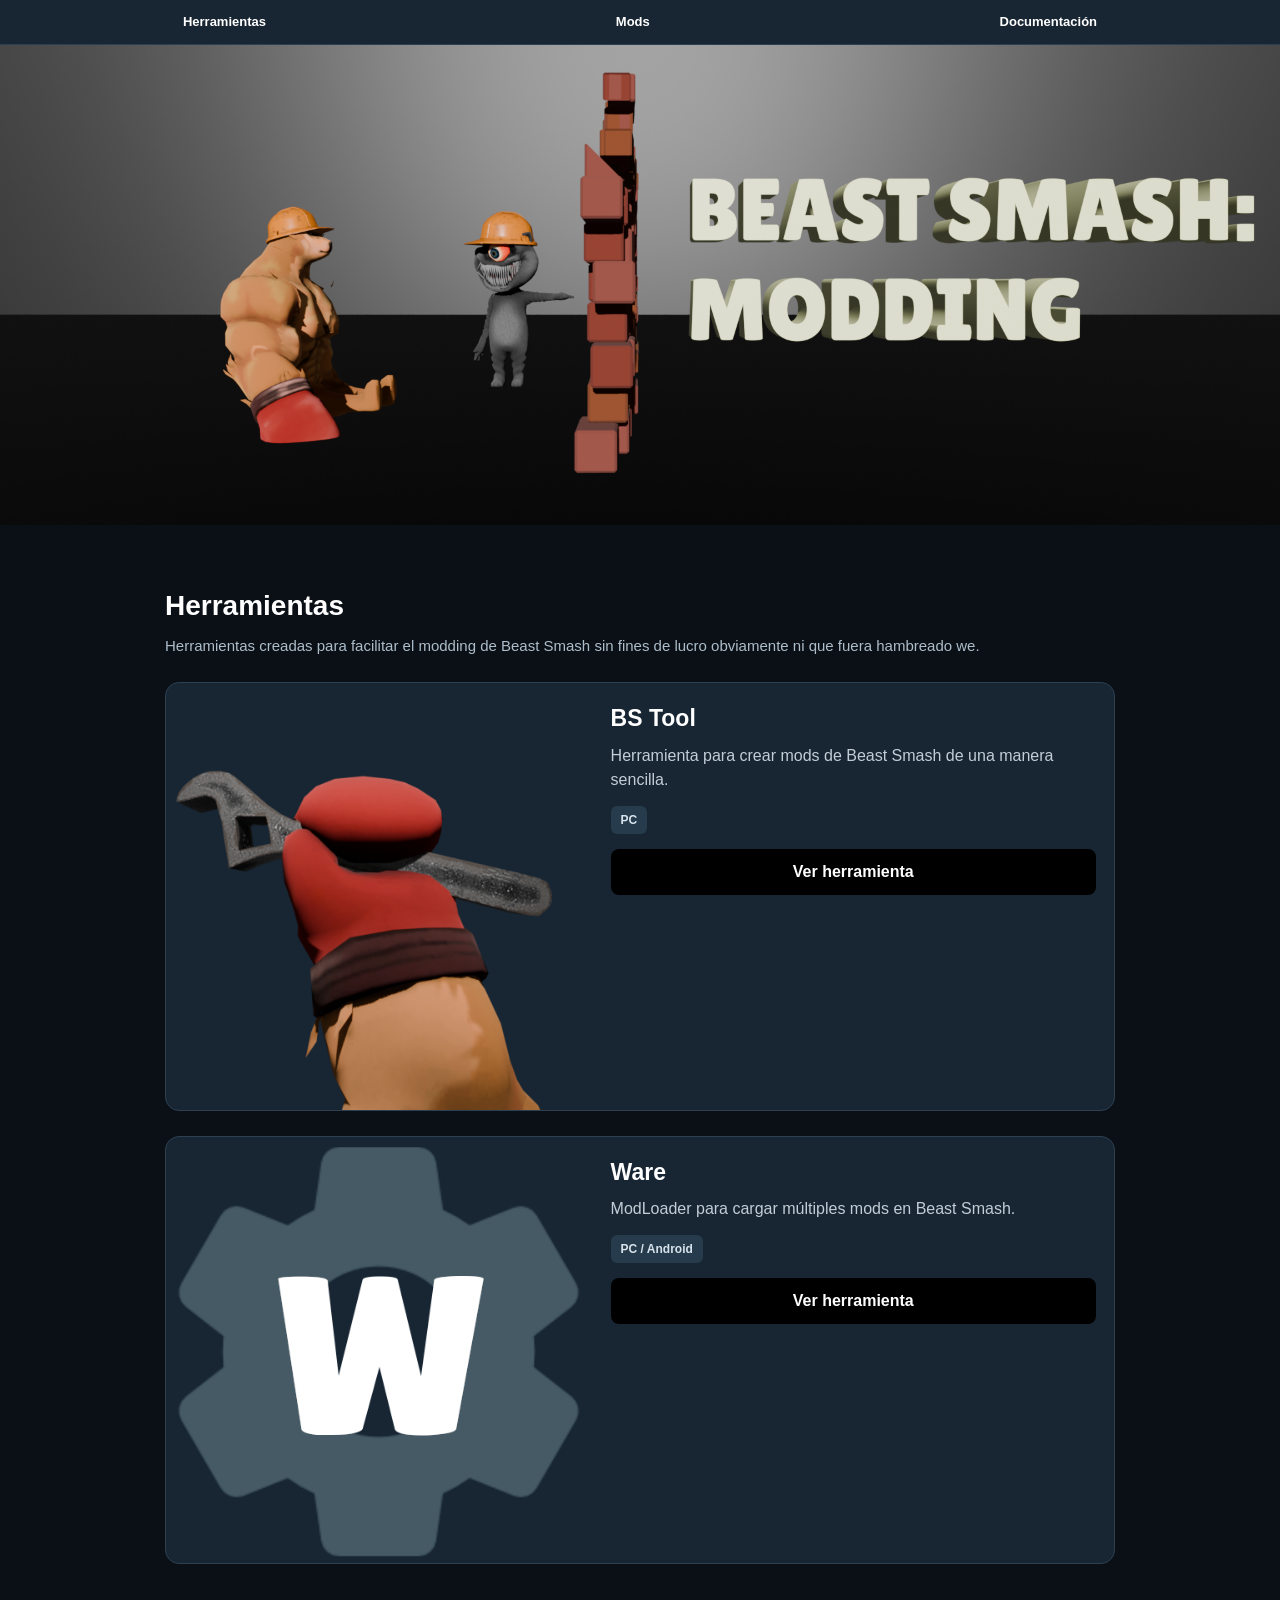
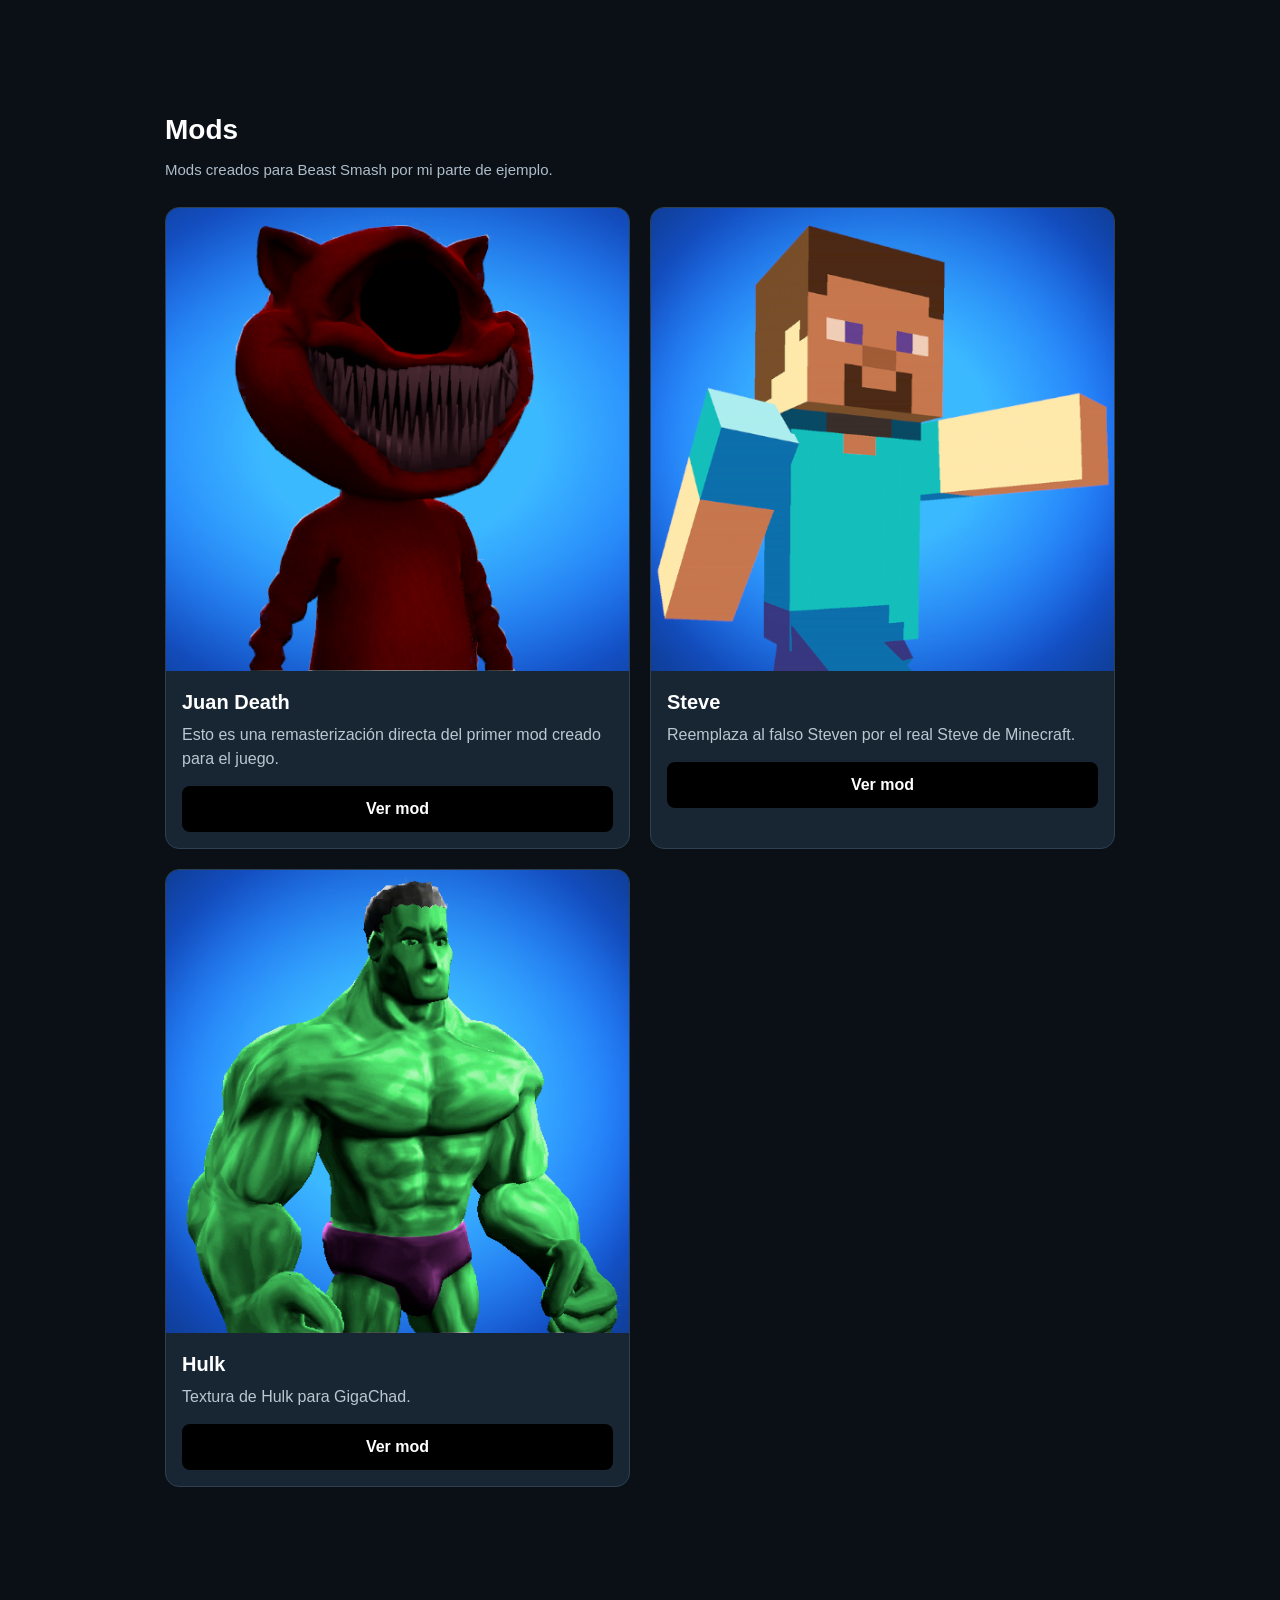
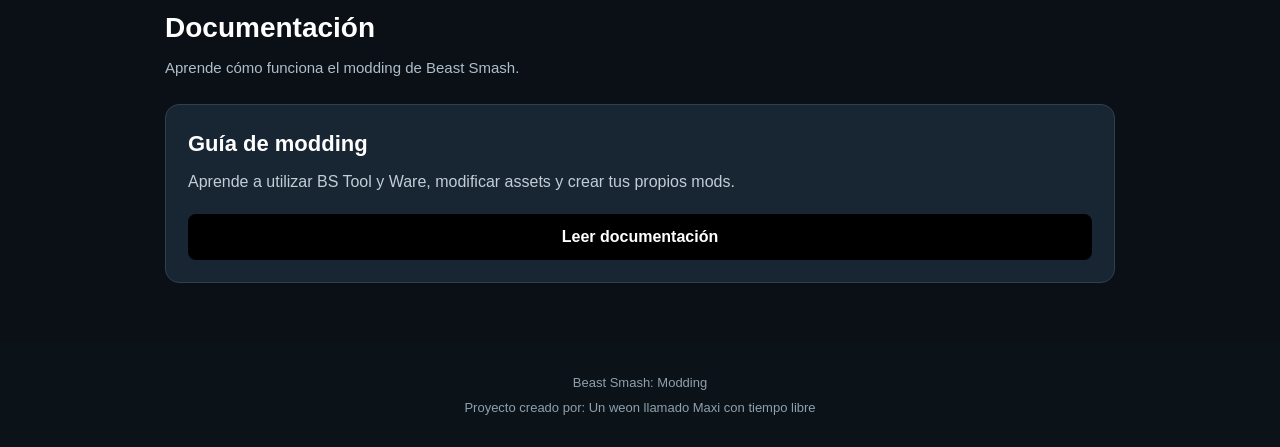
<file: index.html>
<!DOCTYPE html>
<html lang="es">
<head>
    <meta charset="UTF-8">
    <meta name="viewport" content="width=device-width, initial-scale=1.0">

    <title>Beast Smash: Modding</title>

    <link rel="stylesheet" href="style.css">
</head>

<body>


    <nav class="navigation">

        <a href="#tools">Herramientas</a>
        <a href="#mods">Mods</a>
        <a href="#documentation">Documentación</a>

    </nav>


    <header class="hero">

        <div class="hero-image">

            <img src="Banner BS Modding.png" alt="Beast Smash: Modding">
        </div>

    </header>


    <main>



        <section id="tools" class="section">

            <h2>Herramientas</h2>

            <p class="section-description">
                Herramientas creadas para facilitar el modding de Beast Smash sin fines de lucro obviamente ni que fuera hambreado we.
            </p>




            <article class="tool-card">

                <div class="card-image">
                    <img src="BS Tool Logo.png" alt="BS Tool">
                </div>

                <div class="card-content">

                    <h3>BS Tool</h3>

                    <p>
                        Herramienta para crear mods de Beast Smash
                        de una manera sencilla.
                    </p>

                    <span class="tag">
                        PC
                    </span>

                    <a class="button" href="Tools/BSTool.html">
                        Ver herramienta
                    </a>

                </div>

            </article>




            <article class="tool-card">

                <div class="card-image">
                    <img src="Ware Logo.png" alt="Ware">
                </div>

                <div class="card-content">

                    <h3>Ware</h3>

                    <p>
                        ModLoader para cargar múltiples mods
                        en Beast Smash.
                    </p>

                    <span class="tag">
                        PC / Android
                    </span>

                    <a class="button" href="Tools/Ware.html">
                        Ver herramienta
                    </a>

                </div>

            </article>

        </section>




        <section id="mods" class="section">

            <h2>Mods</h2>

            <p class="section-description">
                Mods creados para Beast Smash por mi parte de ejemplo.
            </p>


            <div class="mods-grid">

                <article class="mod-card">

                    <img src="Juan mod.png" alt="Mod 1">

                    <div class="mod-content">

                        <h3>Juan Death</h3>

                        <p>
                            Esto es una remasterización directa del primer mod creado para el juego.
                        </p>

                        <a class="button" href="Mods/Mod1.html">
                            Ver mod
                        </a>

                    </div>

                </article>


                <article class="mod-card">

                    <img src="Steve.png" alt="Mod 2">

                    <div class="mod-content">

                        <h3>Steve</h3>

                        <p>
                            Reemplaza al falso Steven por el real Steve de Minecraft.
                        </p>

                        <a class="button" href="Mods/Mod2.html">
                            Ver mod
                        </a>

                    </div>

                </article>


                <article class="mod-card">

                    <img src="Hulk.png" alt="Mod 3">

                    <div class="mod-content">

                        <h3>Hulk</h3>

                        <p>
                            Textura de Hulk para GigaChad.
                        </p>

                        <a class="button" href="Mods/Mod3.html">
                            Ver mod
                        </a>

                    </div>

                </article>

            </div>

        </section>




        <section id="documentation" class="section">

            <h2>Documentación</h2>

            <p class="section-description">
                Aprende cómo funciona el modding de Beast Smash.
            </p>


            <article class="documentation-card">

                <h3>Guía de modding</h3>

                <p>
                    Aprende a utilizar BS Tool y Ware,
                    modificar assets y crear tus propios mods.
                </p>

                <a class="button" href="Documentacion/Modding.html">
                    Leer documentación
                </a>

            </article>

        </section>

    </main>



    <footer>

        <p>
            Beast Smash: Modding
        </p>

        <p>
            Proyecto creado por: Un weon llamado Maxi con tiempo libre
        </p>

    </footer>


</body>
</html>
</file>
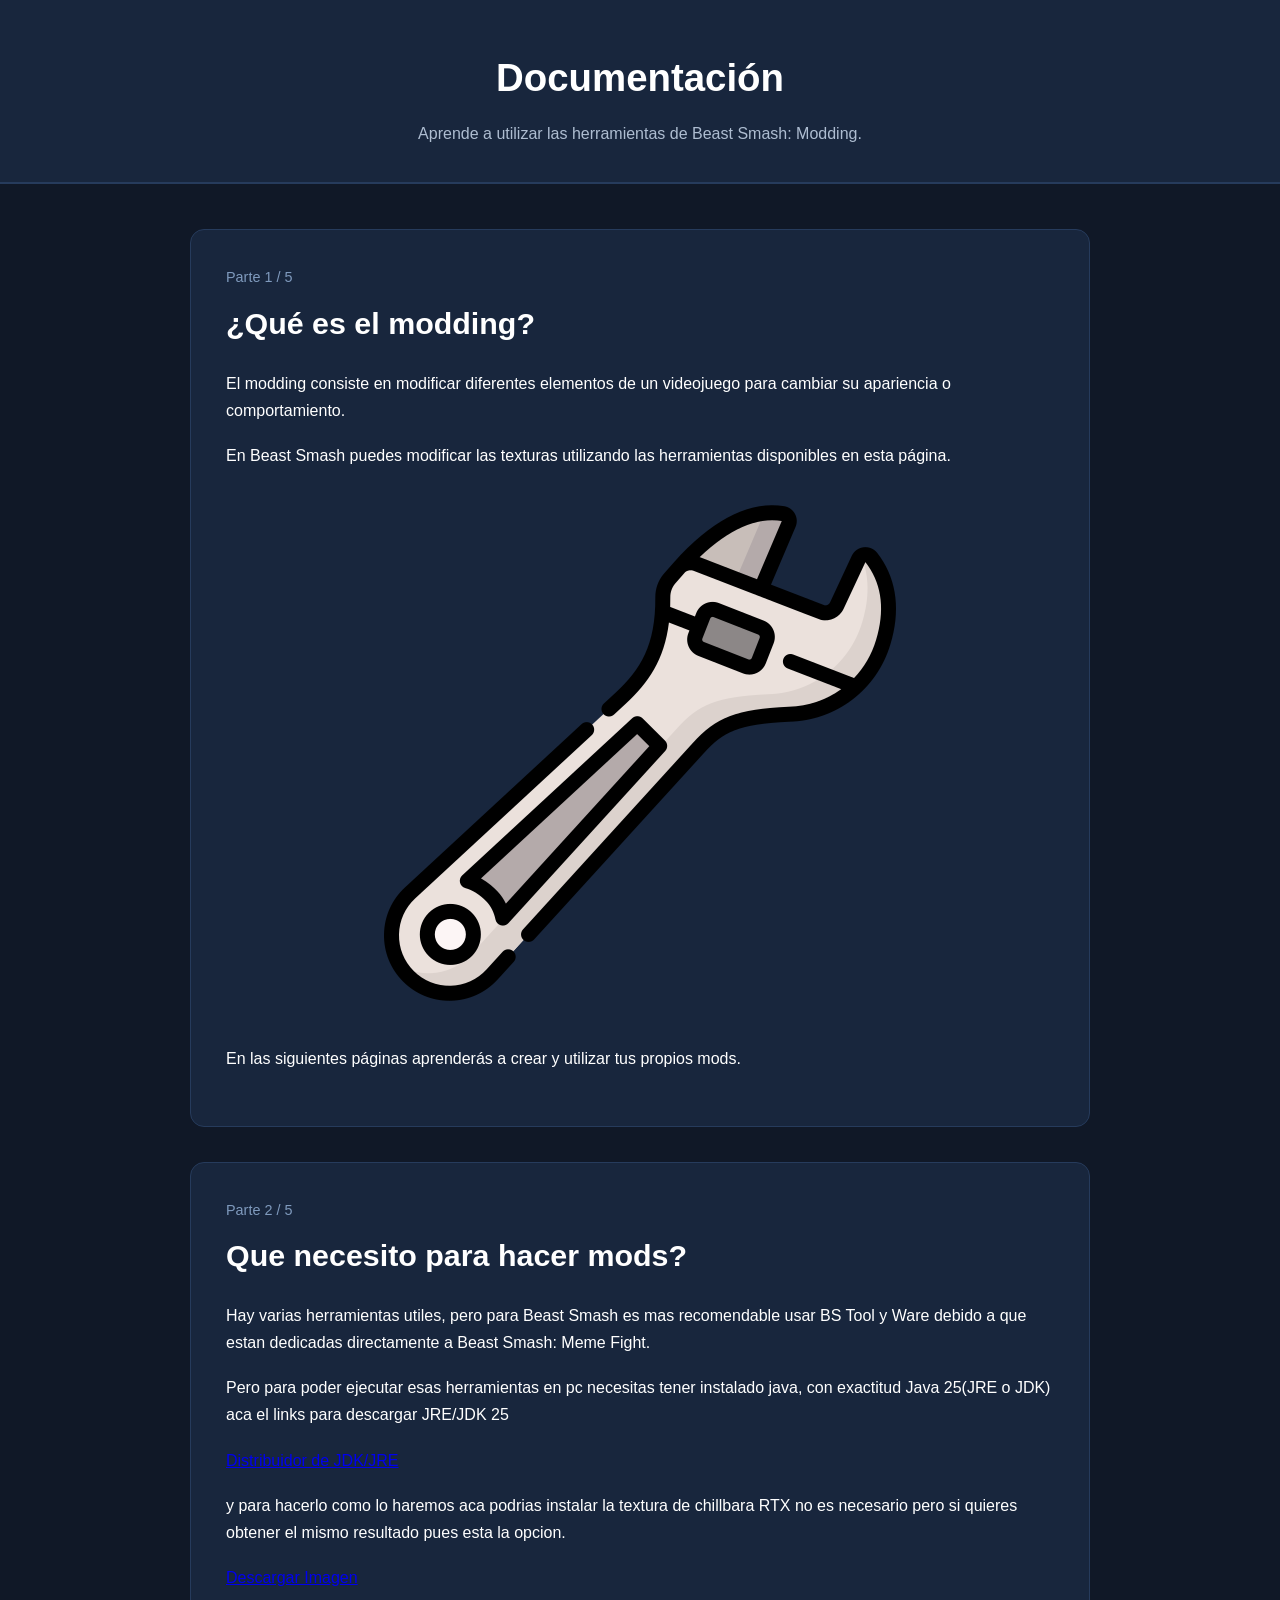
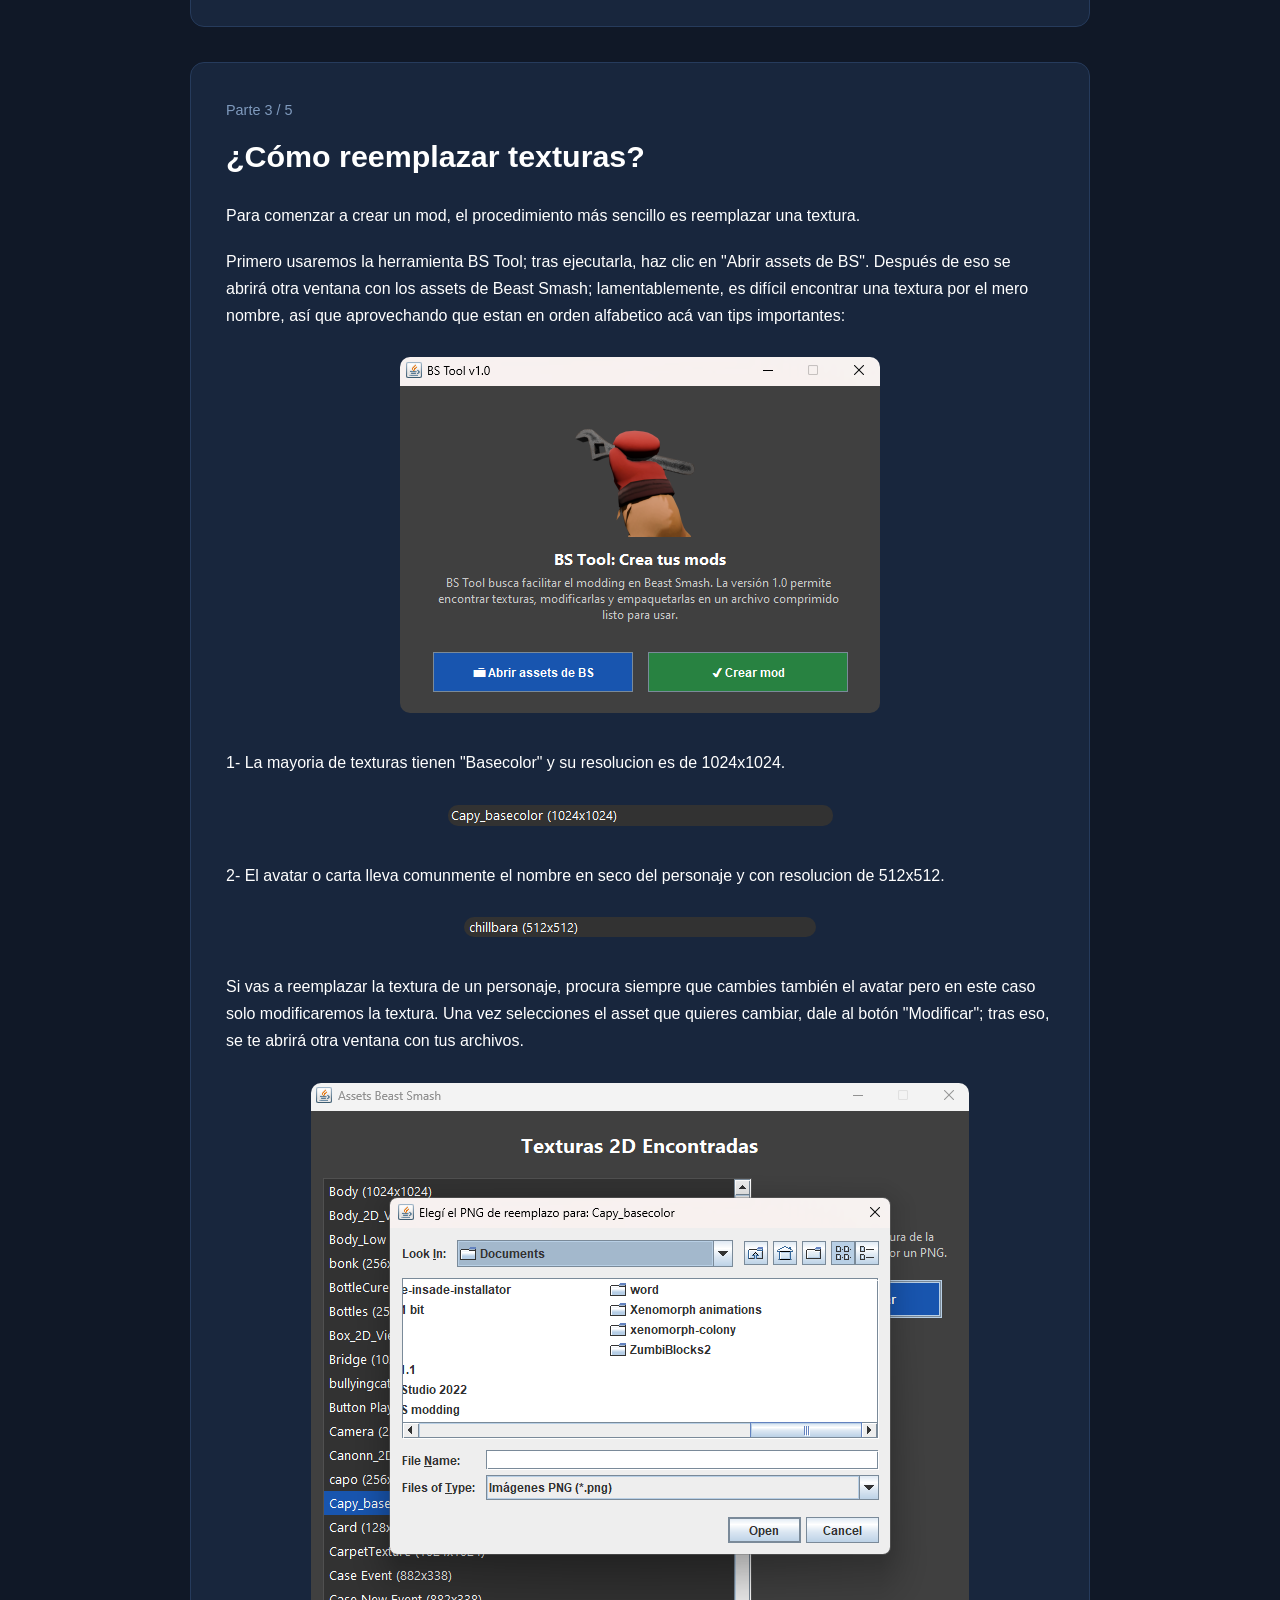
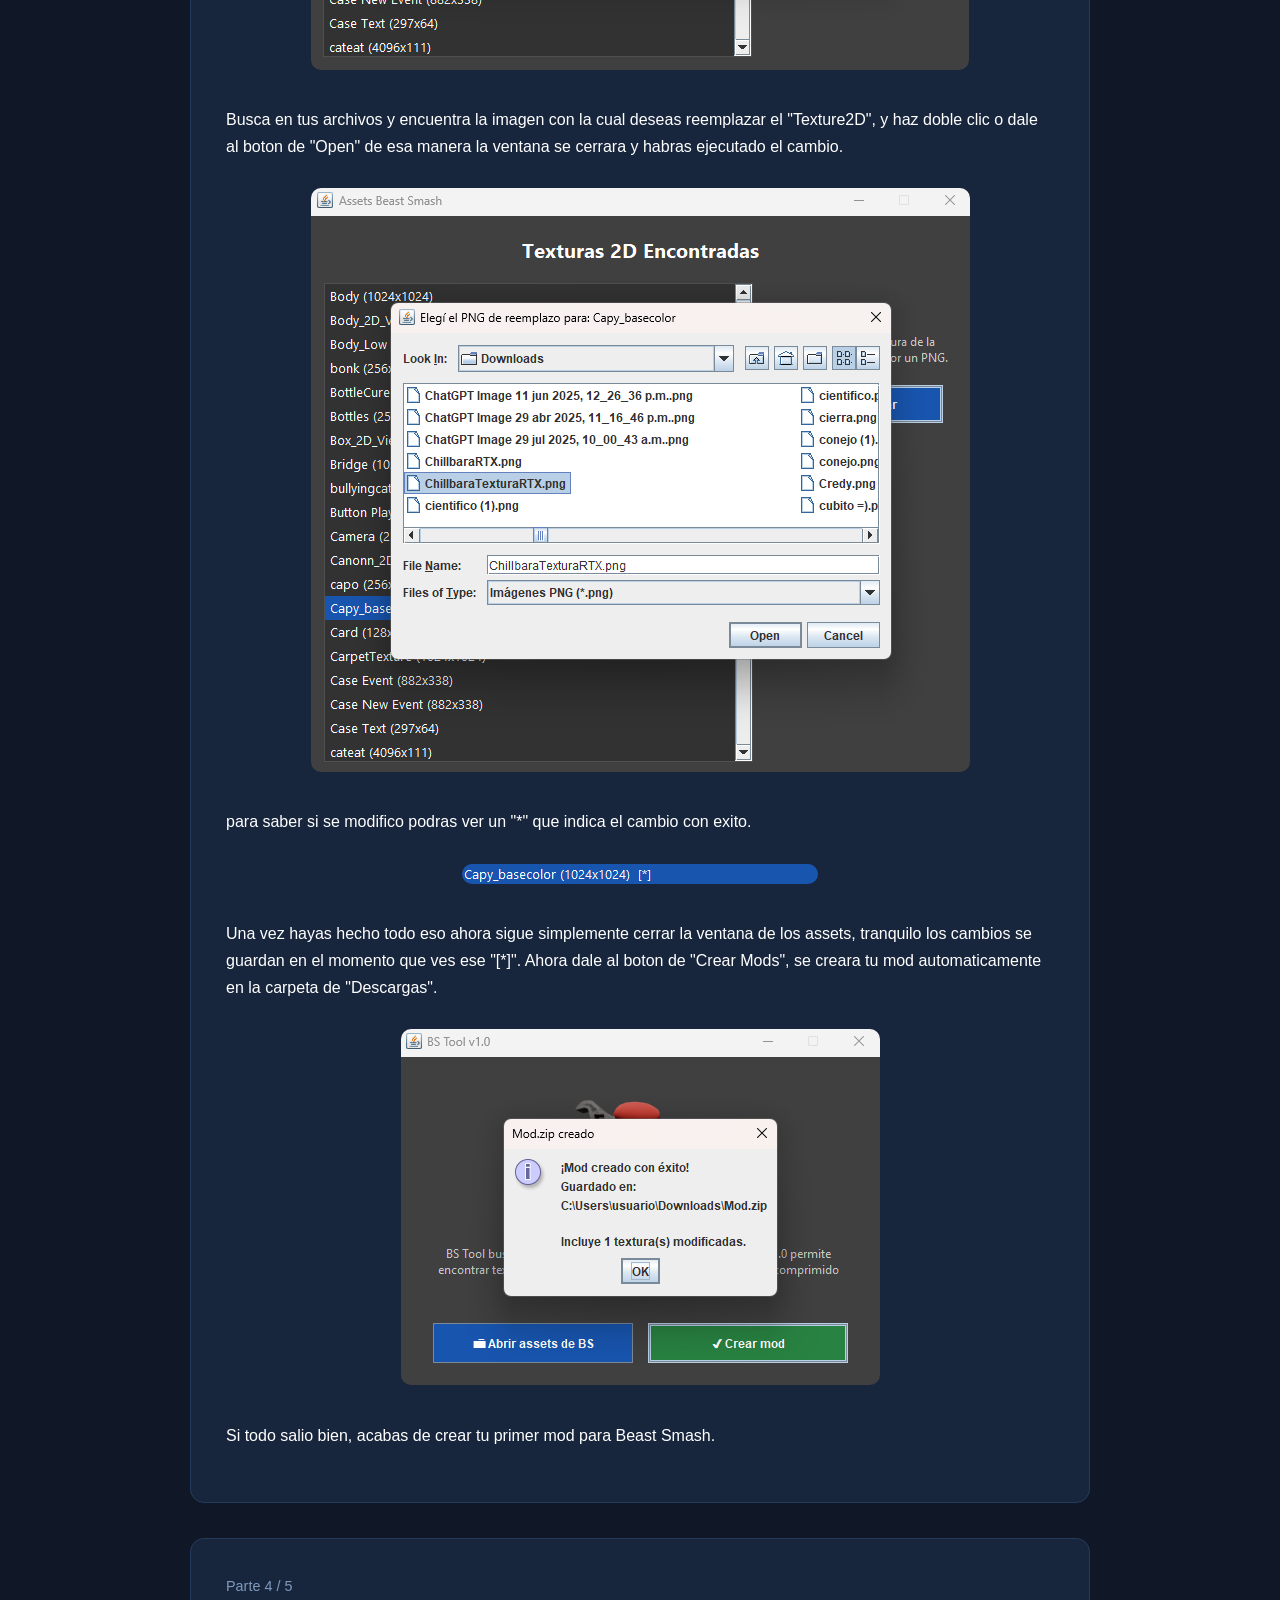
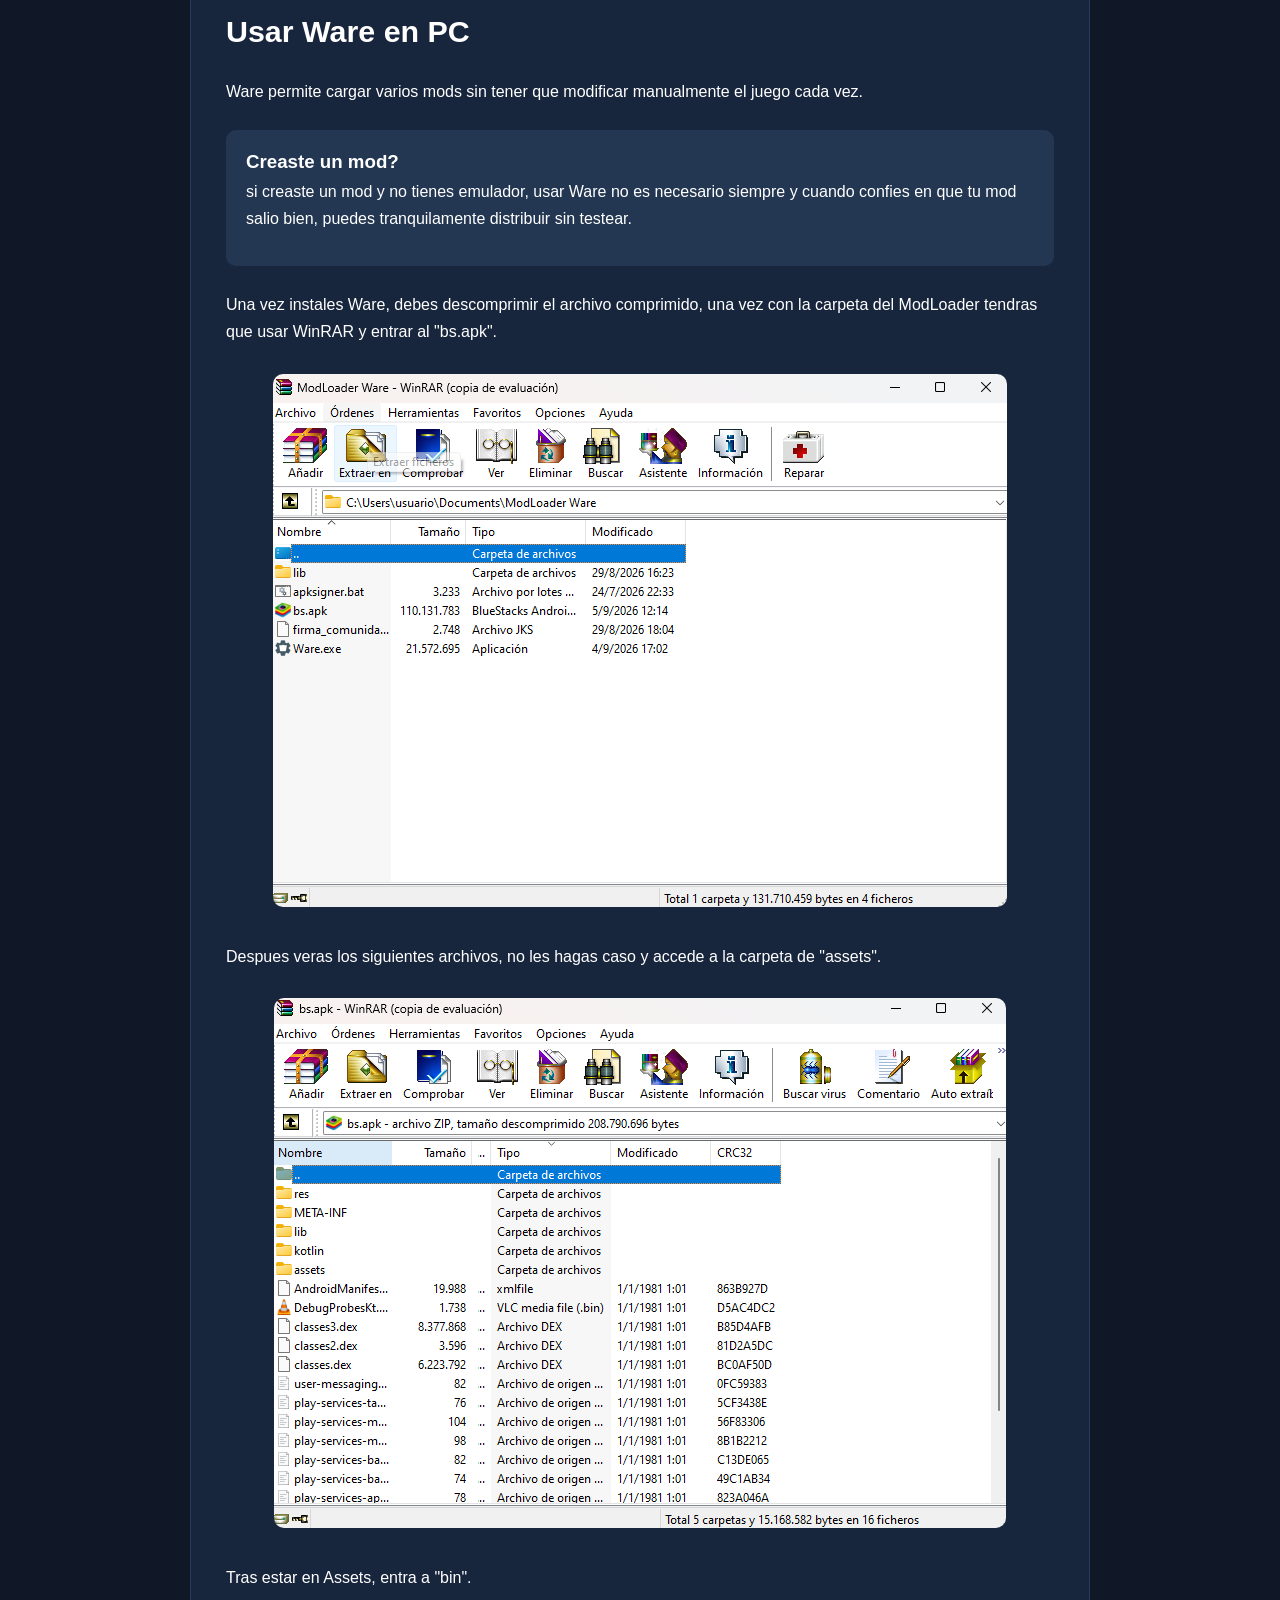
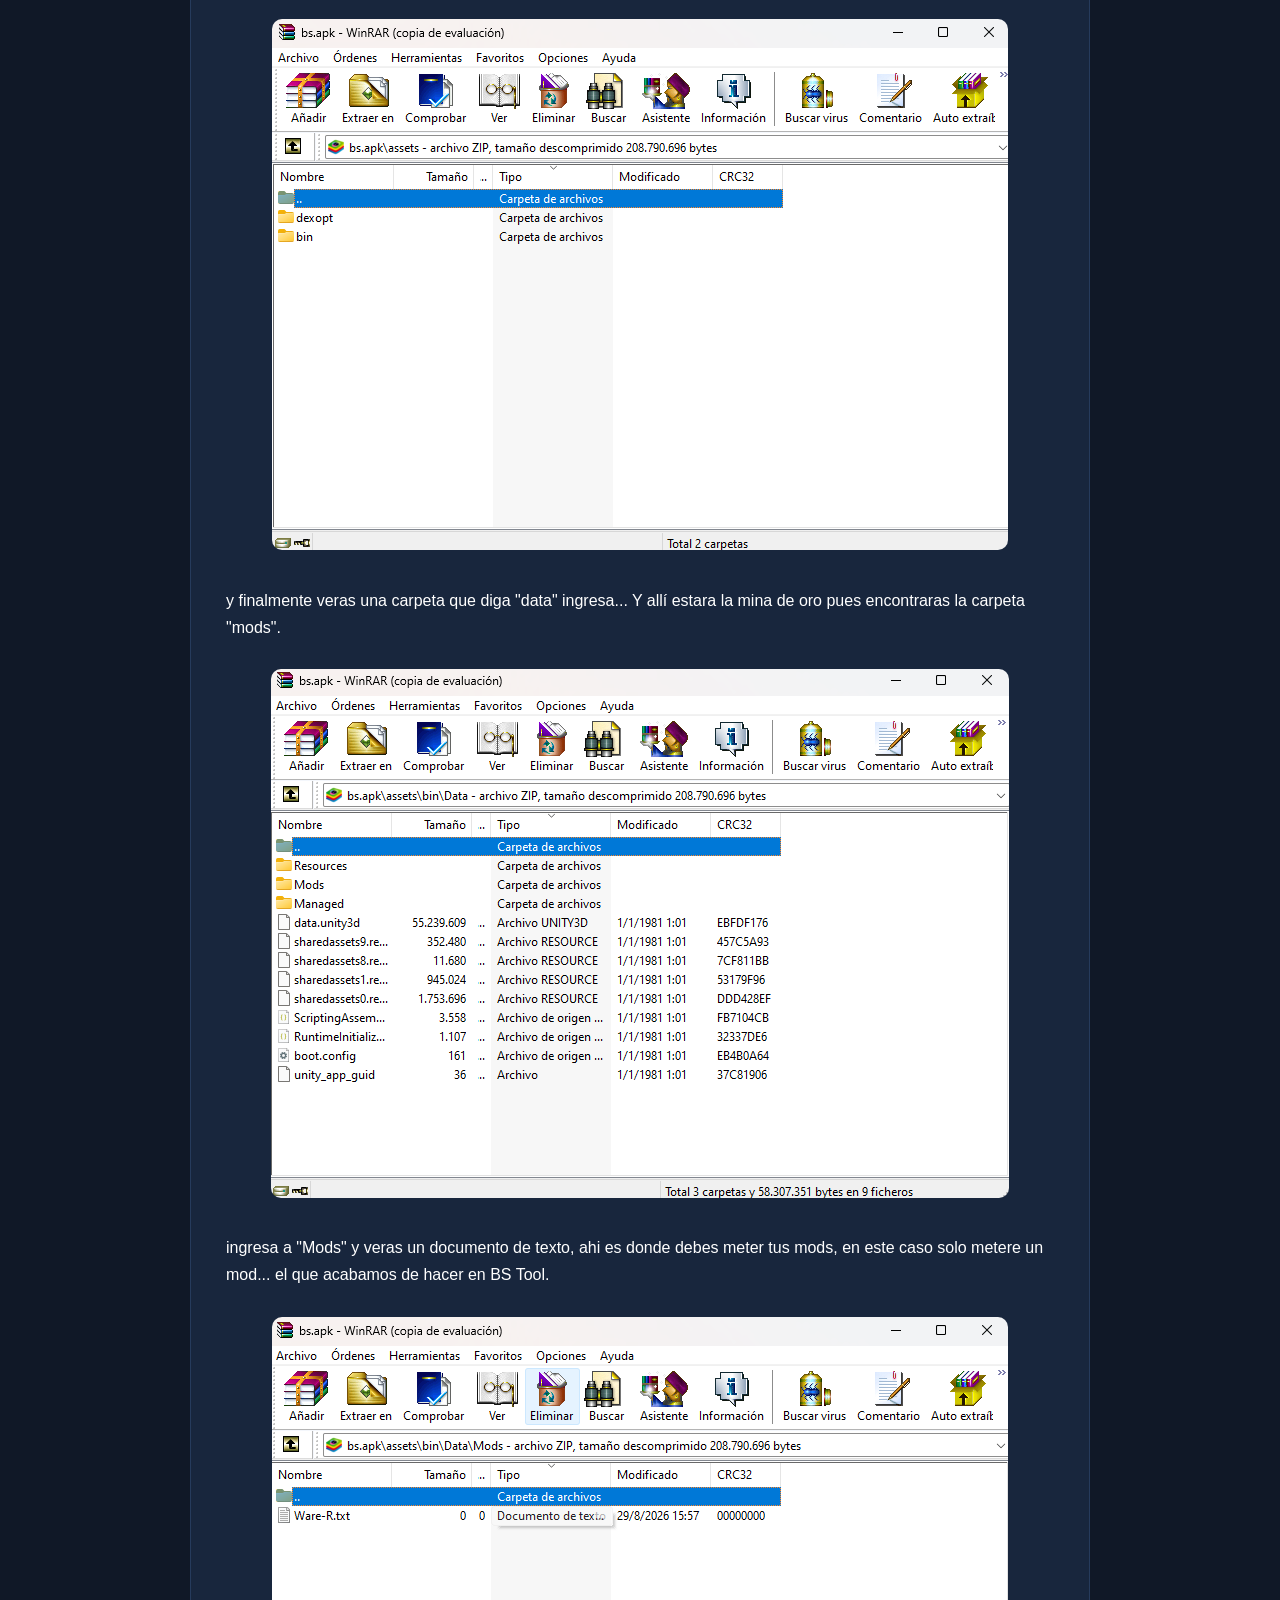
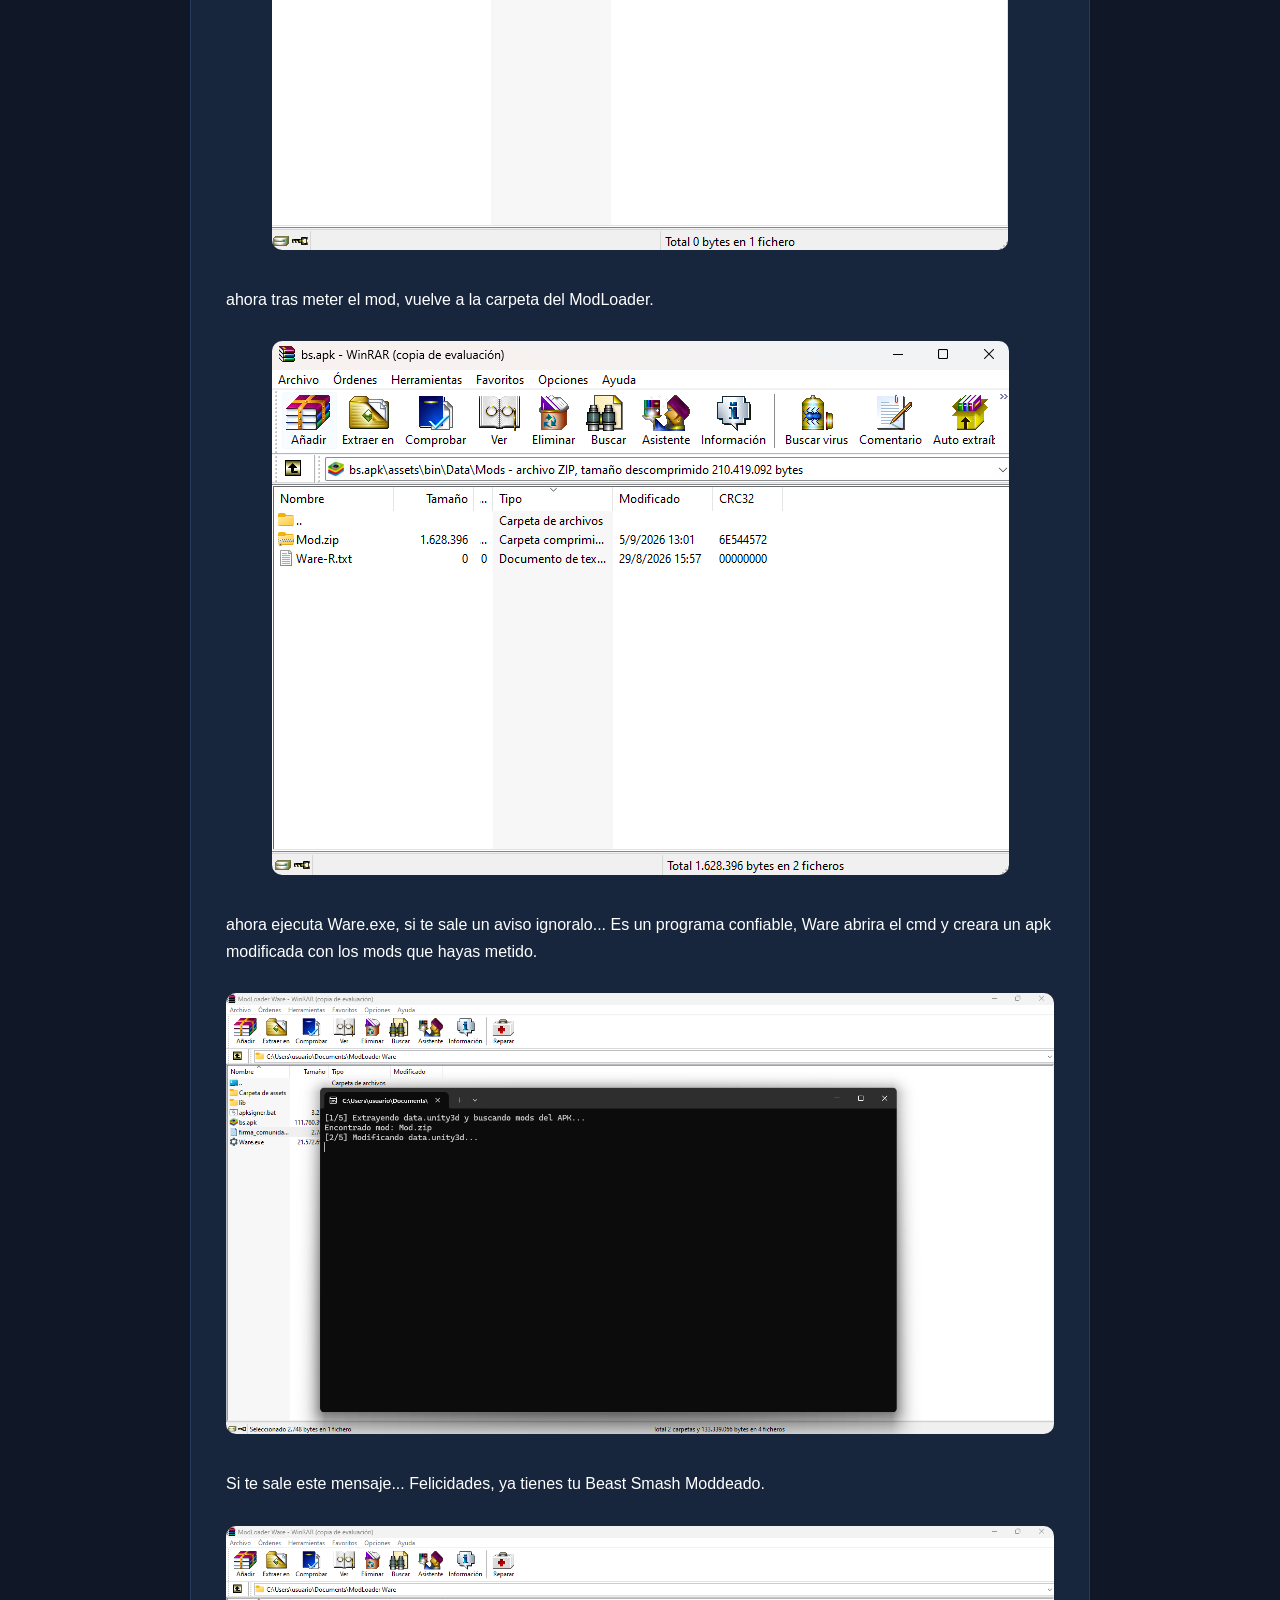
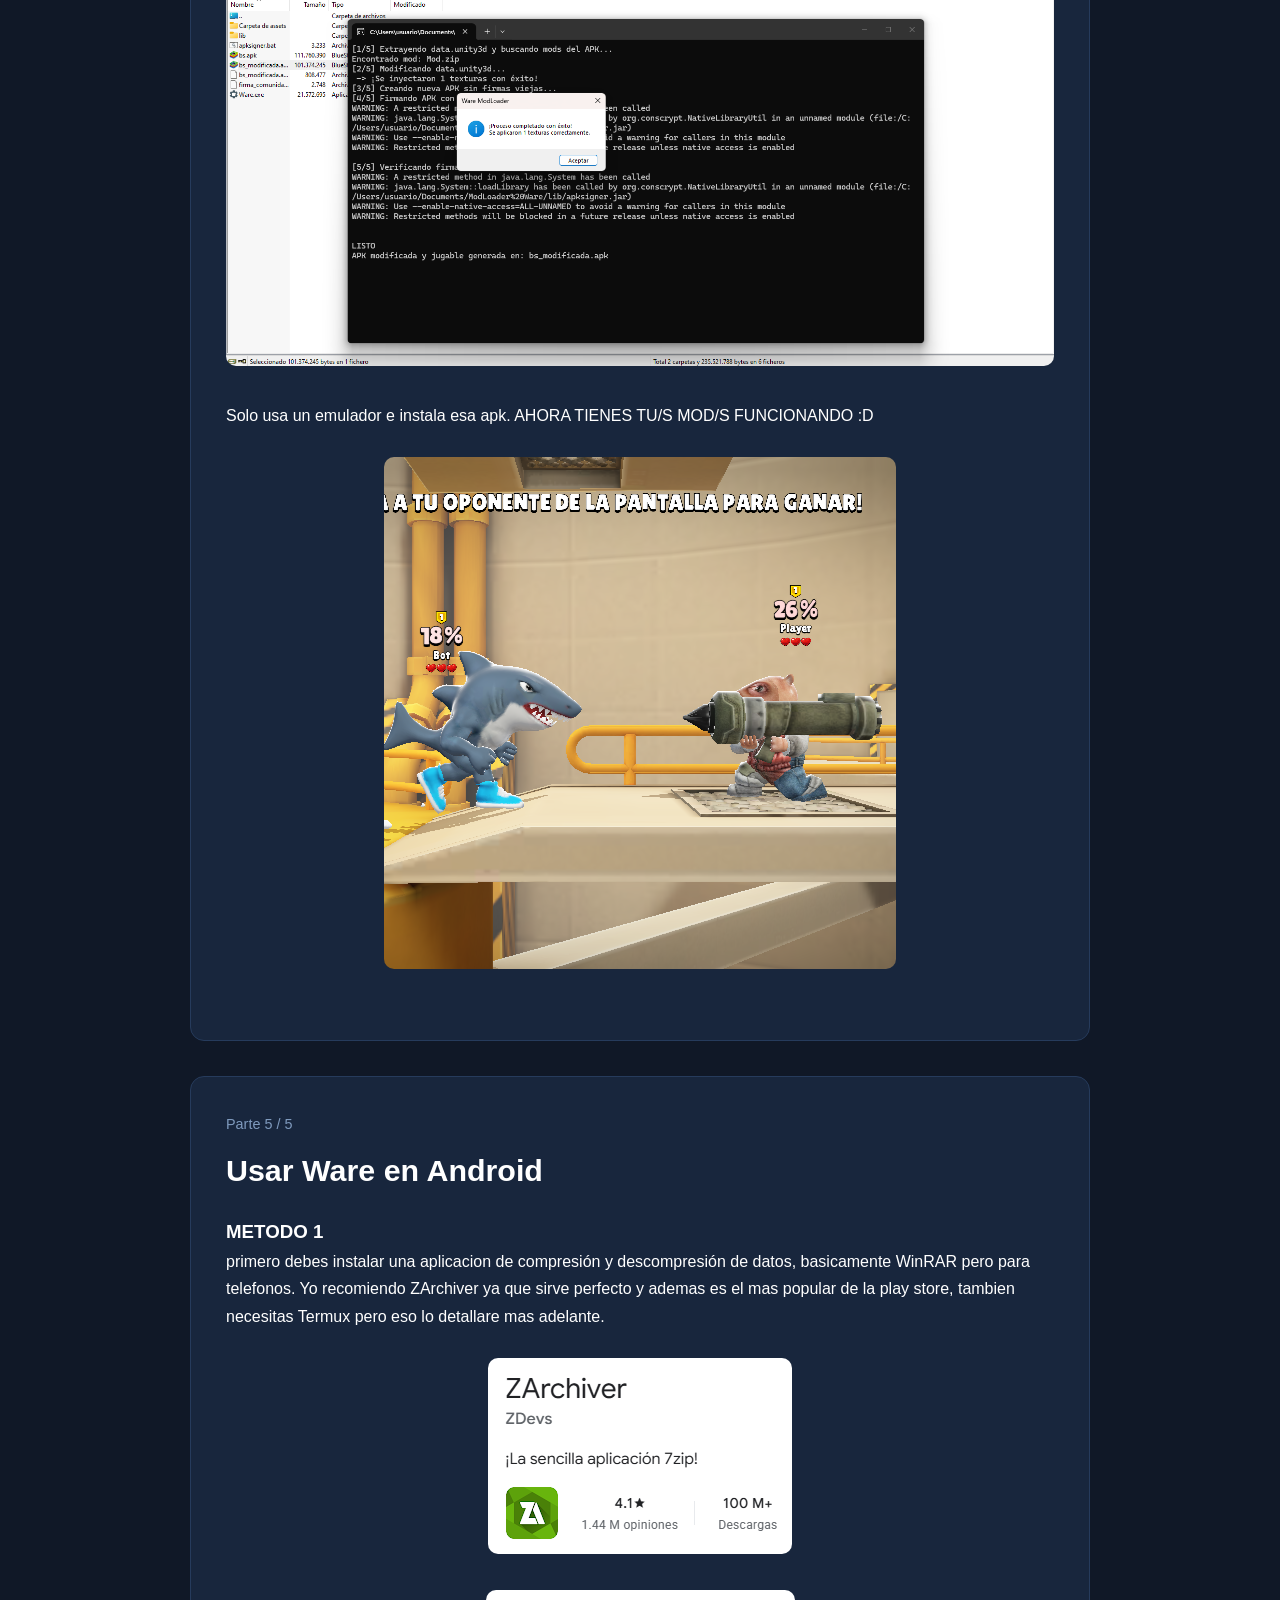
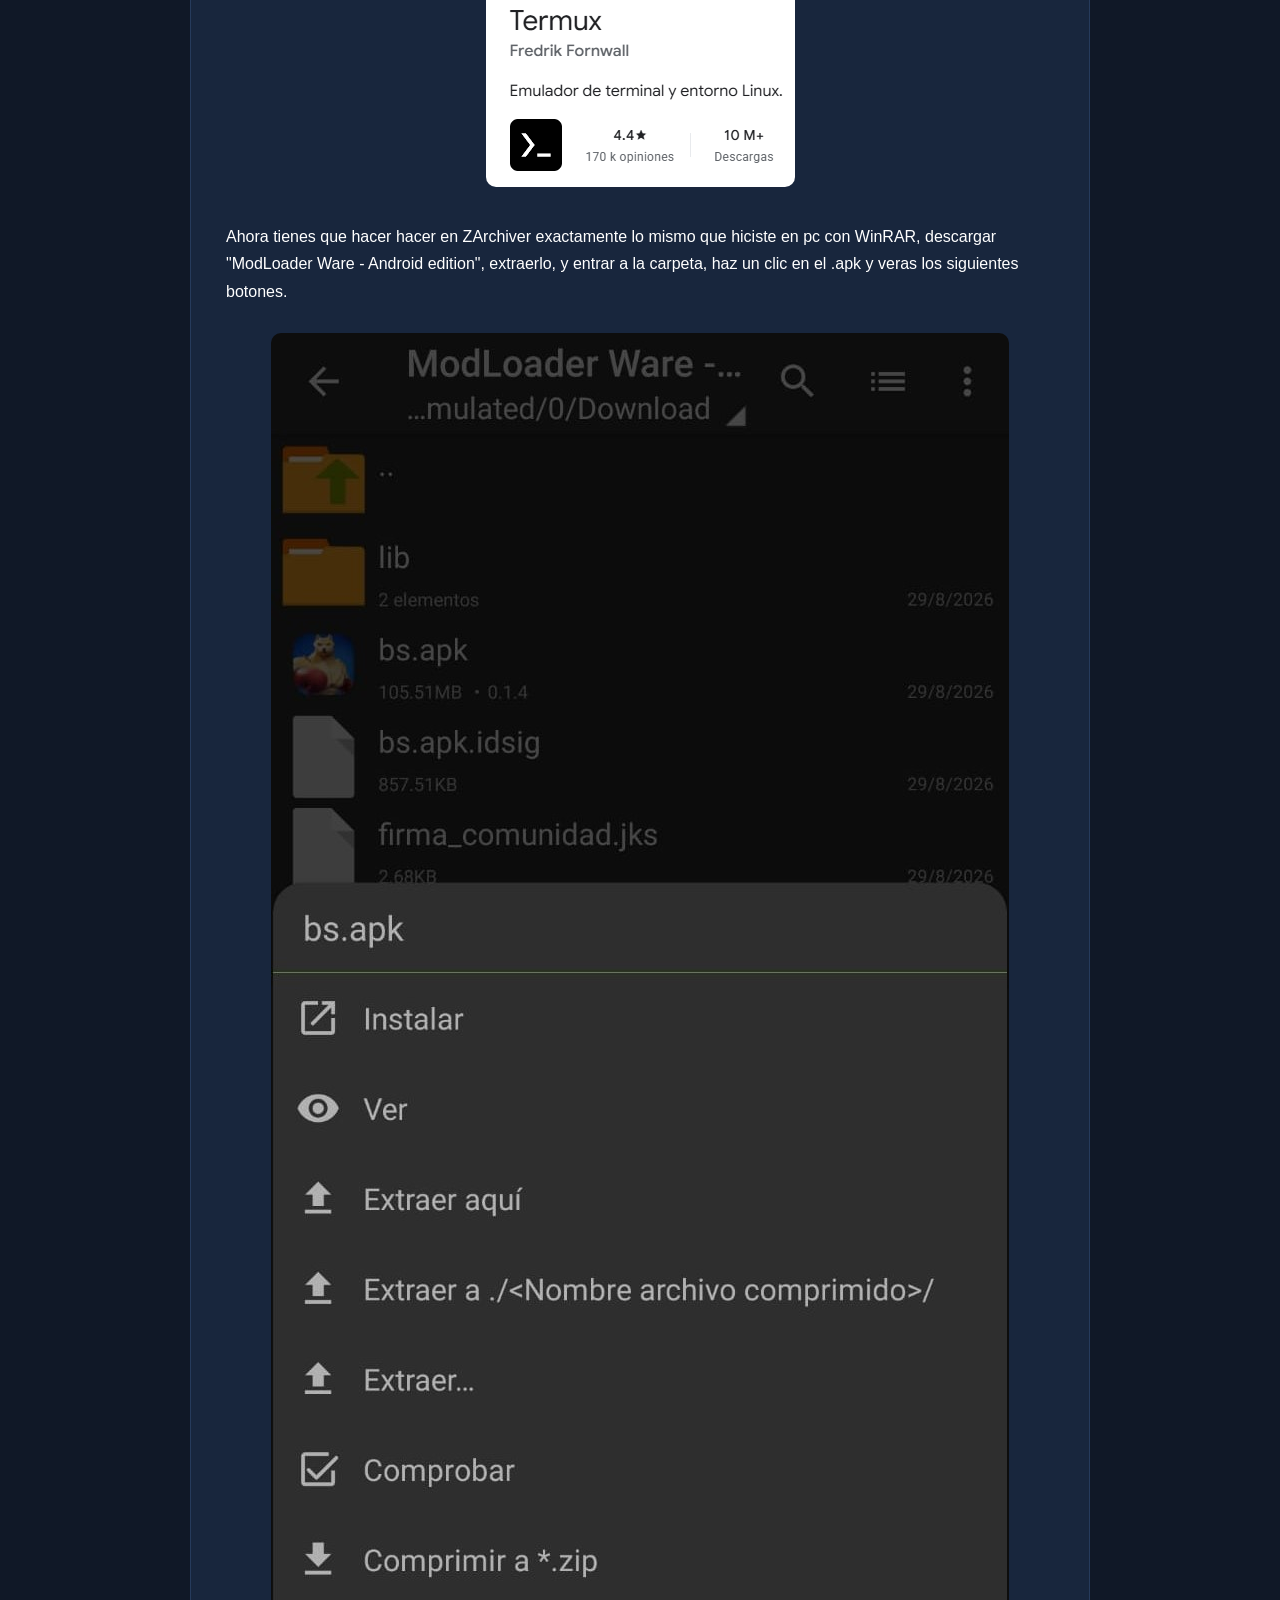
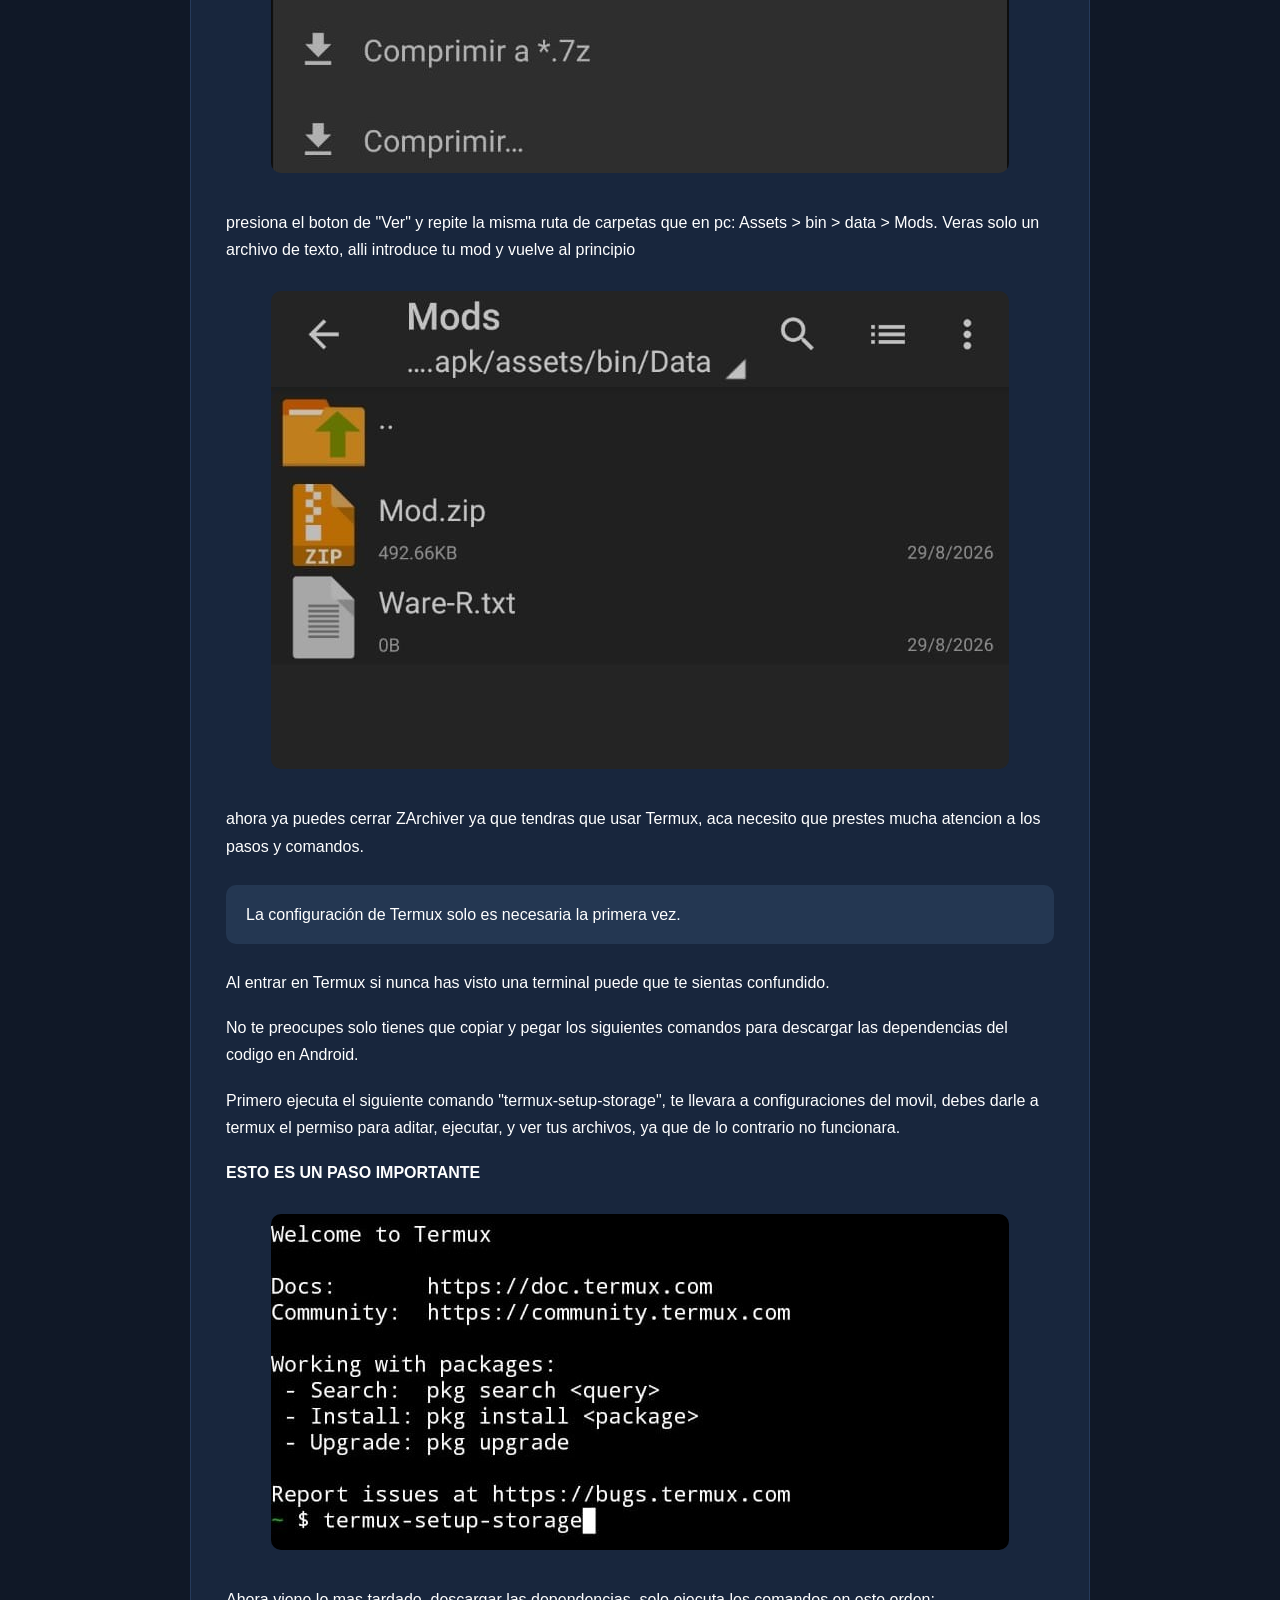
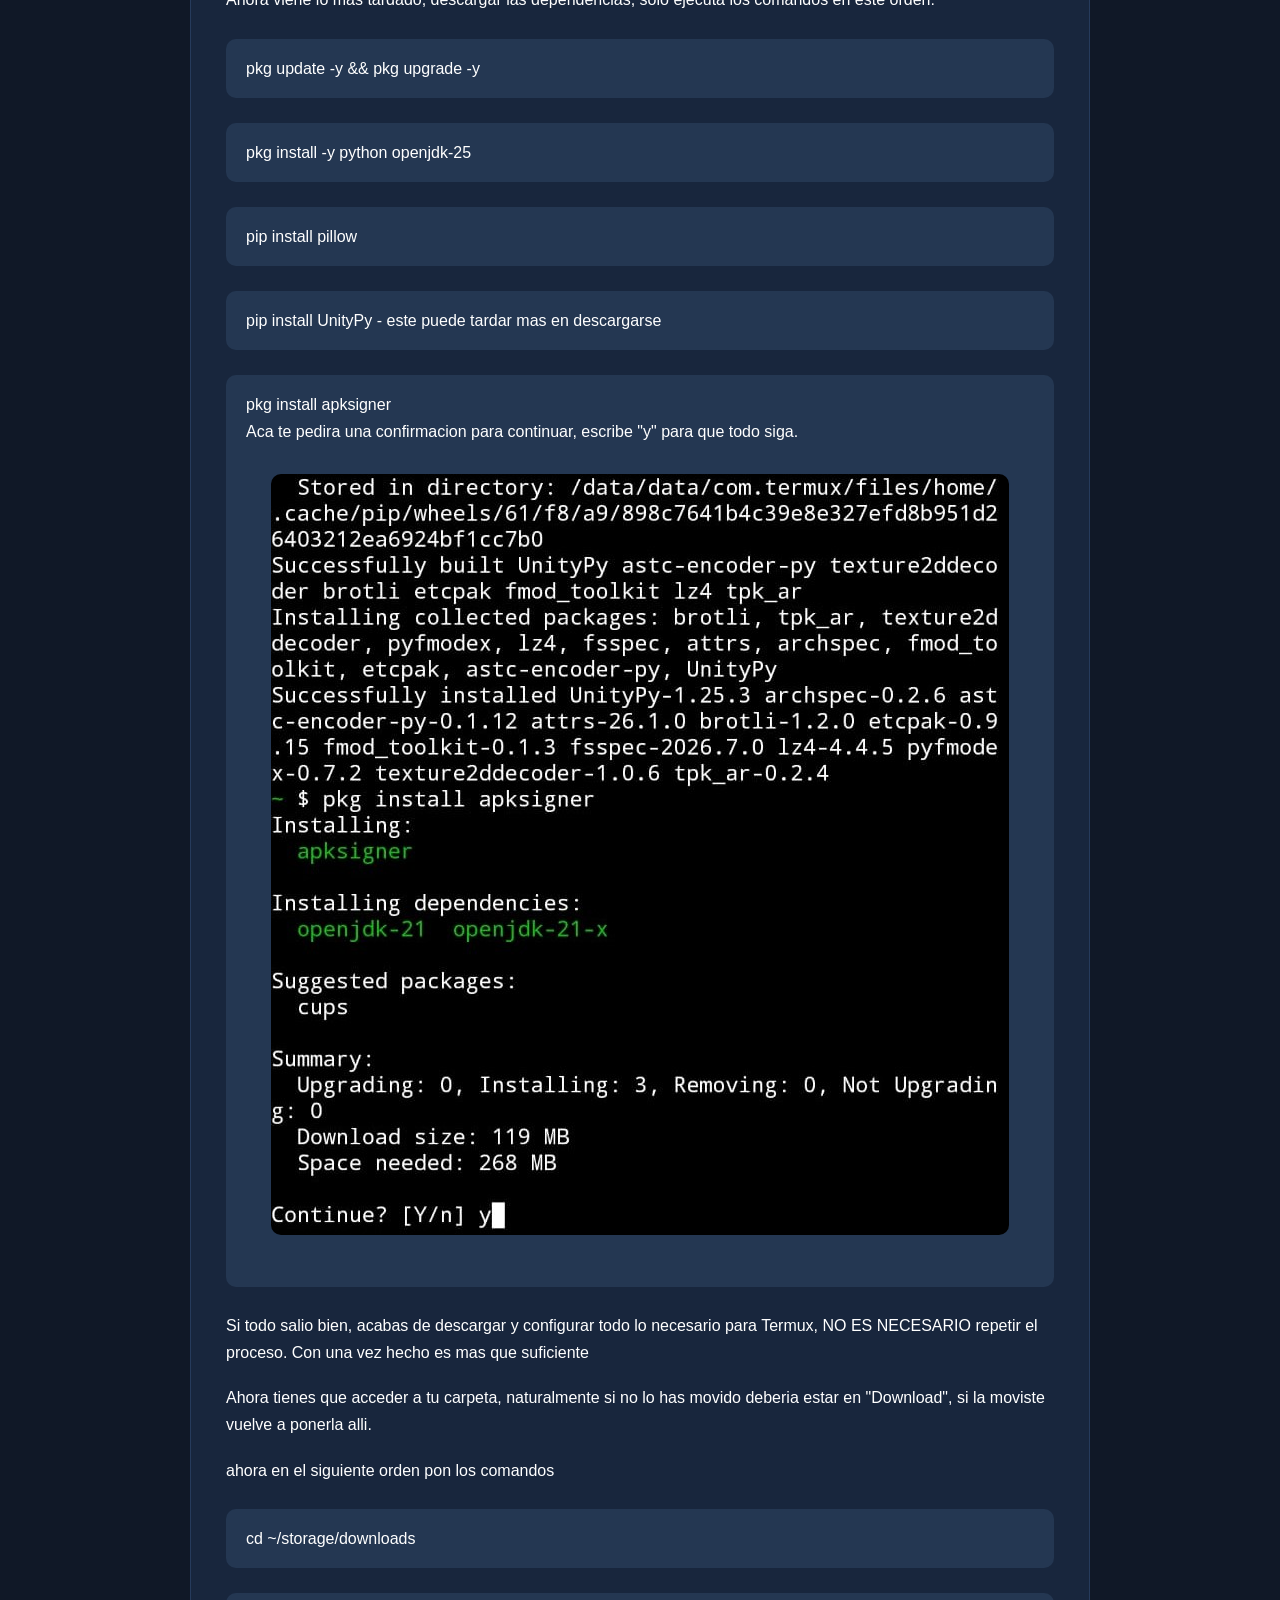
<file: Documentacion/Modding.html>
<!DOCTYPE html>
<html lang="es">

<head>
    <meta charset="UTF-8">
    <meta name="viewport" content="width=device-width, initial-scale=1.0">

    <title>Documentación | Beast Smash: Modding</title>

    <link rel="stylesheet" href="Documentacion.css">
</head>

<body>



    <header class="doc-header">


        <h1>Documentación</h1>

        <p>
            Aprende a utilizar las herramientas de Beast Smash: Modding.
        </p>

    </header>



    <main class="doc-container">


        <section class="doc-page">

            <div class="page-number">
                Parte 1 / 5
            </div>

            <h2>¿Qué es el modding?</h2>

            <p>
                El modding consiste en modificar diferentes elementos
                de un videojuego para cambiar su apariencia o comportamiento.
            </p>

            <p>
                En Beast Smash puedes modificar las texturas
                utilizando las herramientas disponibles en esta página.
            </p>

            <div class="doc-image">
                <img src="llave inglesa dibujo.png"
                     alt="">
            </div>

            <p>
                En las siguientes páginas aprenderás a crear y utilizar
                tus propios mods.
            </p>

        </section>

        <section class="doc-page">

            <div class="page-number">
                Parte 2 / 5
            </div>

            <h2>Que necesito para hacer mods?</h2>

            <p>
                Hay varias herramientas utiles, pero para Beast Smash es mas recomendable usar BS Tool y Ware debido a que
                estan dedicadas directamente a Beast Smash: Meme Fight.
            </p>

            <p>
                Pero para poder ejecutar esas herramientas en pc necesitas tener instalado java, con exactitud Java 25(JRE o JDK)
                aca el links para descargar JRE/JDK 25
            </p>

            <a href="https://www.oracle.com/java/technologies/javase/jdk25-archive-downloads.html">Distribuidor de JDK/JRE</a>

            <p></p>

            <p>
                y para hacerlo como lo haremos aca podrias instalar la textura de chillbara RTX
                no es necesario pero si quieres obtener el mismo resultado pues esta la opcion.
            </p>

            <a href="ChillbaraTexturaRTX.png" download="chillbara RTX">Descargar Imagen</a>


        </section>



        <section class="doc-page">

            <div class="page-number">
                Parte 3 / 5
            </div>

            <h2>¿Cómo reemplazar texturas?</h2>

            <p>
                Para comenzar a crear un mod, el procedimiento
                más sencillo es reemplazar una textura.
            </p>

            <p>
                Primero usaremos la herramienta BS Tool; tras ejecutarla, haz clic en "Abrir assets de BS". 
                Después de eso se abrirá otra ventana con los assets de Beast Smash; lamentablemente, es difícil 
                encontrar una textura por el mero nombre, así que aprovechando que estan en orden alfabetico
                acá van tips importantes:
            </p>

            <div class="doc-image">
                <img src="Image1.png"
                     alt="">
            </div>

            <p>
                1- La mayoria de texturas tienen "Basecolor" y su resolucion es de 1024x1024.
            </p>


            <div class="doc-image">
                <img src="1024x1024.png"
                     alt="Reemplazando una textura">
            </div>

            <p>
                2- El avatar o carta lleva comunmente el nombre en seco del personaje y con resolucion de 512x512.
            </p>

            <div class="doc-image">
                <img src="512x512.png"
                     alt="Reemplazando una textura">
            </div>

            <p>
                Si vas a reemplazar la textura de un personaje, procura siempre que cambies también el avatar 
                pero en este caso solo modificaremos la textura. 
                Una vez selecciones el asset que quieres cambiar, dale al botón "Modificar"; tras eso, se te abrirá otra ventana con tus archivos.
            </p>

            <div class="doc-image">
                <img src="R1.png"
                     alt="Reemplazando una textura">
            </div>

            <p>
                Busca en tus archivos y encuentra la imagen con la cual deseas reemplazar el "Texture2D", y haz doble clic o dale al
                boton de "Open" de esa manera la ventana se cerrara y habras ejecutado el cambio.
            </p>

            <div class="doc-image">
                <img src="R2.png"
                     alt="Reemplazando una textura">
            </div>

            <p>
                para saber si se modifico podras ver un "*" que indica el cambio con exito.
            </p>


            <div class="doc-image">
                <img src="R3.png"
                     alt="Reemplazando una textura">
            </div>

            <p>
                Una vez hayas hecho todo eso ahora sigue simplemente cerrar la ventana de los assets, tranquilo los cambios
                se guardan en el momento que ves ese "[*]". Ahora dale al boton de "Crear Mods", se creara tu mod automaticamente
                en la carpeta de "Descargas".
            </p>

            <div class="doc-image">
                <img src="R4.png"
                     alt="Reemplazando una textura">
            </div>

            <p>Si todo salio bien, acabas de crear tu primer mod para Beast Smash.</p>

        </section>


        <!-- PARTE 3 -->

        <section class="doc-page">

            <div class="page-number">
                Parte 4 / 5
            </div>

            <h2>
                Usar Ware en PC
            </h2>


            <p>
                Ware permite cargar varios mods sin tener que modificar
                manualmente el juego cada vez.
            </p>

            <div class="notice">

                <h3>Creaste un mod?</h3>

                <p>
                si creaste un mod y no tienes emulador, usar Ware no es necesario siempre y cuando confies
                en que tu mod salio bien, puedes tranquilamente distribuir sin testear.
                </p>


            </div>

            <p>
                Una vez instales Ware, debes descomprimir el archivo comprimido, una vez con la carpeta del ModLoader tendras que
                usar WinRAR y entrar al "bs.apk".
            </p>

            <div class="doc-image">
                <img src="WARE1.png"
                     alt="Carpeta de mods de Ware">
            </div>

            <p>
                Despues veras los siguientes archivos, no les hagas caso y accede a la carpeta de "assets".
            </p>

            <div class="doc-image">
                <img src="WARE2.png"
                     alt="Ware ejecutándose en PC">
            </div>

            <p>
                Tras estar en Assets, entra a "bin".
            </p>

            <div class="doc-image">
                <img src="WARE3.png"
                     alt="Ware ejecutándose en PC">
            </div>

            <p>
                y finalmente veras una carpeta que diga "data" ingresa... Y allí estara la mina de oro pues encontraras la carpeta "mods".
            </p>

            <div class="doc-image">
                <img src="WARE4.png"
                     alt="Ware ejecutándose en PC">
            </div>

            <p>
                ingresa a "Mods" y veras un documento de texto, ahi es donde debes meter tus mods, en este caso solo metere un mod...
                el que acabamos de hacer en BS Tool.
            </p>

            <div class="doc-image">
                <img src="WARE5.png"
                     alt="Ware ejecutándose en PC">
            </div>
            
            <p>
                ahora tras meter el mod, vuelve a la carpeta del ModLoader.
            </p>

            <div class="doc-image">
                <img src="WARE6.png"
                     alt="Ware ejecutándose en PC">
            </div>

            <p>
                ahora ejecuta Ware.exe, si te sale un aviso ignoralo... Es un programa confiable, Ware abrira el cmd y creara un
                apk modificada con los mods que hayas metido.
            </p>

            <div class="doc-image">
                <img src="WARE7.png"
                     alt="Ware ejecutándose en PC">
            </div>

            <p>
                Si te sale este mensaje... Felicidades, ya tienes tu Beast Smash Moddeado.
            </p>

            <div class="doc-image">
                <img src="WARE8.png"
                     alt="Ware ejecutándose en PC">
            </div>

            <p>
                Solo usa un emulador e instala esa apk.
                AHORA TIENES TU/S MOD/S FUNCIONANDO :D
            </p>

            <div class="doc-image">
                <img src="ChillbaraPhoto2.png"
                     alt="chillbara prrrrro">
            </div>

        </section>




        <section class="doc-page">

            <div class="page-number">
                Parte 5 / 5
            </div>

            <h2>Usar Ware en Android</h2>

            <h3>METODO 1</h3>

            primero debes instalar una aplicacion de compresión y descompresión de datos, basicamente WinRAR pero para telefonos.
            Yo recomiendo ZArchiver ya que sirve perfecto y ademas es el mas popular de la play store, tambien necesitas Termux
            pero eso lo detallare mas adelante.

            <div class="doc-image">
                <img src="ZarchiverFoto.png"
                     alt="Termux">
            </div>

            <div class="doc-image">
                <img src="TermuxFoto.png"
                     alt="Termux">
            </div>

            <p>
                Ahora tienes que hacer hacer en ZArchiver exactamente lo mismo que hiciste en pc con WinRAR, descargar "ModLoader Ware - Android edition",
                extraerlo, y entrar a la carpeta, haz un clic en el .apk y veras los siguientes botones.
            </p>

            <div class="doc-image">
                <img src="Zarchiver1.jpeg"
                     alt="Termux">
            </div>

            <p>
                presiona el boton de "Ver" y repite la misma ruta de carpetas que en pc: Assets > bin > data > Mods. Veras solo un archivo de texto,
                alli introduce tu mod y vuelve al principio
            </p>

            <div class="doc-image">
                <img src="Zarchiver2.jpg"
                     alt="Termux">
            </div>

            <p>
                ahora ya puedes cerrar ZArchiver ya que tendras que usar Termux, aca necesito que prestes mucha atencion a los pasos y comandos.
            </p>

            <div class="notice">
                La configuración de Termux solo es necesaria
                la primera vez.
            </div>

            <p>
                Al entrar en Termux si nunca has visto una terminal puede que te sientas confundido.
            </p>

            <p>
                No te preocupes solo tienes que copiar y pegar los siguientes comandos para descargar las dependencias del codigo en Android.
            </p>

            <p>
                Primero ejecuta el siguiente comando "termux-setup-storage", te llevara a configuraciones del movil, debes darle a termux
                el permiso para aditar, ejecutar, y ver tus archivos, ya que de lo contrario no funcionara.
            </p>

            <h4>ESTO ES UN PASO IMPORTANTE</h4>

            <div class="doc-image">
                <img src="Termux1.jpeg"
                     alt="Termux">
            </div>

            <p>
                Ahora viene lo mas tardado, descargar las dependencias, solo ejecuta los comandos en este orden:
            </p>

            <div class="notice">
                pkg update -y && pkg upgrade -y
            </div>

            <div class="notice">
                pkg install -y python openjdk-25
            </div>

            <div class="notice">
                pip install pillow
            </div>

            <div class="notice">
                pip install UnityPy - este puede tardar mas en descargarse
            </div>

            <div class="notice">
                pkg install apksigner
                <p>Aca te pedira una confirmacion para continuar, escribe "y" para que todo siga.</p>
                <div class="doc-image">
                <img src="TermuxConfirmation.jpeg"
                     alt="Termux">
                </div>

            </div>

            <p>
                Si todo salio bien, acabas de descargar y configurar todo lo necesario para Termux, NO ES NECESARIO repetir el proceso.
                Con una vez hecho es mas que suficiente
            </p>

            <p>Ahora tienes que acceder a tu carpeta, naturalmente si no lo has movido deberia estar en "Download", 
                si la moviste vuelve a ponerla alli.
            </p>

            <p>ahora en el siguiente orden pon los comandos</p>

            <div class="notice">
                cd ~/storage/downloads
            </div>

            <div class="notice">
                cd "ModLoader Ware - Android edition"
            </div>

            <div class="notice">
                ls - esto es para confirmar que Termux puede ver los archivos
                <div class="doc-image">
                <img src="Termux2.jpeg"
                     alt="Termux">
                </div>
                <p>Si hiciste todo bien deberian salir los archivos de la imagen</p>
                <p>Si solo aparece "lib" no le has dado el permiso inicial a Termux</p>
            </div>


            ahora ejecuta el comando final

            <div class="notice">
                python WareMobile.py - Ejecutas el ModLoader
            </div>            

            <div class="doc-image">
                <img src="Termux3.png"
                     alt="Ware en Android">
            </div>

            <p>
                FELICIDADES: Ya tienes tu Beast Smash Moddeado
            </p>

            <div class="doc-image">
                <img src="ApkModificada.jpeg"
                     alt="Termux">
            </div>


            <h3>METODO 2</h3>
            <p>Sin Termux</p>

            <p>
                La otra opcion es la mas rapida, instalas directamente el .apk modificada creada por el autor del mod como se ha hecho desde el principio,
                el unico problema es que claro: No puedes combinar mods y dependes de que el creador deje el mod en formato apk modificada.
            </p>


            <h2>Que hago si ya configure todo en termux?</h2>

            <p>Al ser solo una vez la configuracion, la siguiente vez solamente pon los comandos:</p>

            <div class="notice">
                cd ~/storage/downloads
            </div>

            <div class="notice">
                cd "ModLoader Ware - Android edition"
            </div>

            <div class="notice">
                python WareMobile.py - Ejecutas el ModLoader
            </div>

            <p>Y ya tendrias tu Beast Smash moddeado de nuevo.</p>

            <p></p>

            <h4>Fin de la documentacion</h4>


        </section>

    </main>

    <footer>
        <p>Beast Smash: Modding</p>
    </footer>

</body>
</html>
</file>
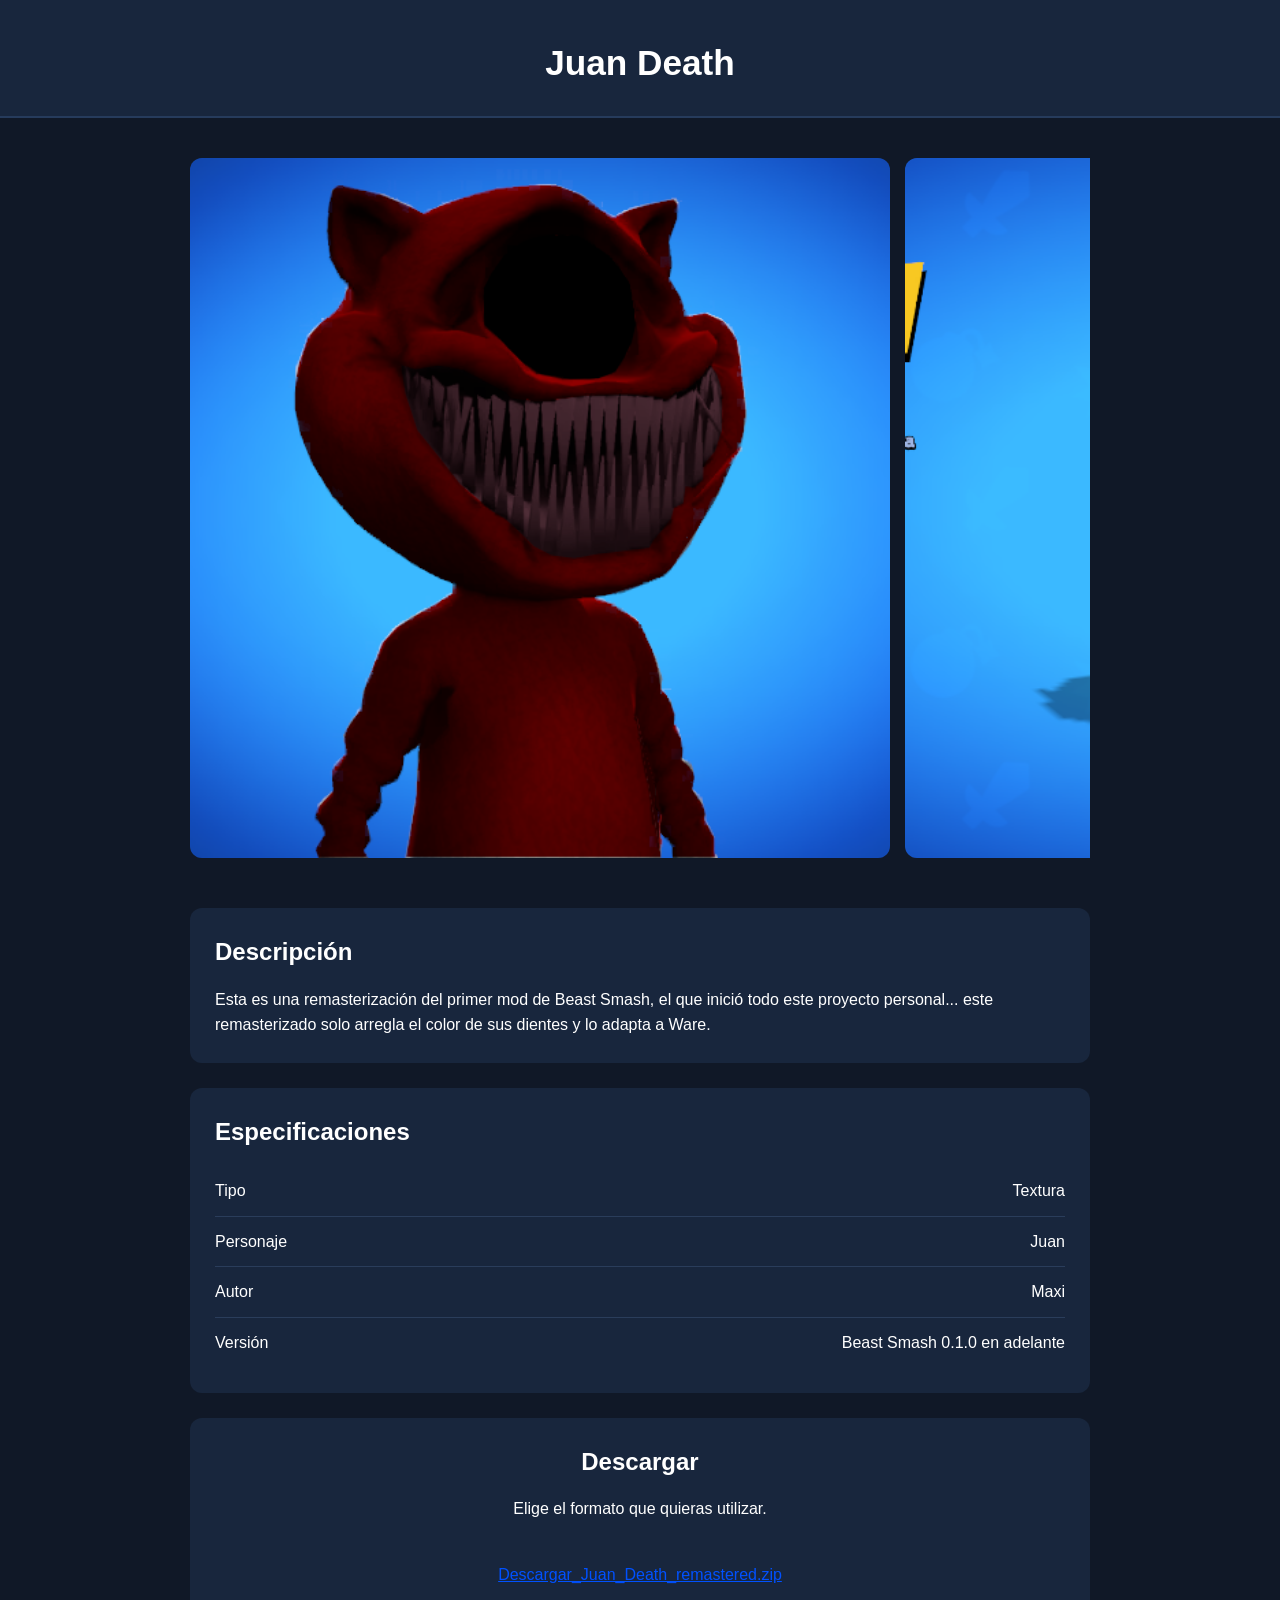
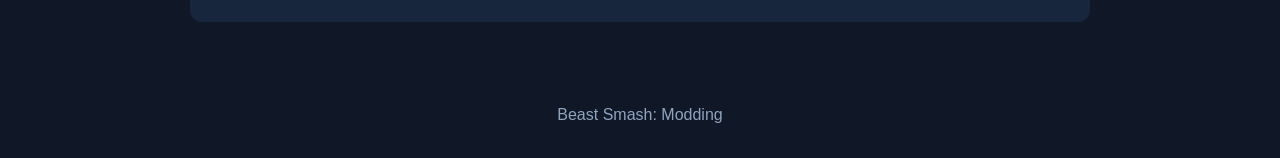
<file: Mods/Mod1.html>
<!DOCTYPE html>
<html lang="es">
<head>
    <meta charset="UTF-8">
    <meta name="viewport" content="width=device-width, initial-scale=1.0">

    <title>Juan Death | Beast Smash: Modding</title>

    <link rel="stylesheet" href="Mods.css">
</head>

<body>


    <header class="mod-header">
        <h1>Juan Death</h1>
    </header>



    <main class="mod-container">


        <section class="gallery">

            <div class="gallery-images">
                <img src="Juan mod.png" alt="Juan portada">
                <img src="JuanPhoto1.png" alt="Gameplay del mod">
                <img src="JuanPhoto2.png" alt="Gameplay del mod">
            </div>

        </section>


        <!-- DESCRIPCIÓN -->
        <section class="mod-description">

            <h2>Descripción</h2>

            <p>
                Esta es una remasterización del primer mod de Beast Smash, el que inició todo este proyecto personal... 
                este remasterizado solo arregla el color de sus dientes y lo adapta a Ware.

            </p>

        </section>



        <section class="mod-info">

            <h2>Especificaciones</h2>

            <div class="info-list">

                <div class="info-row">
                    <span>Tipo</span>
                    <span>Textura</span>
                </div>

                <div class="info-row">
                    <span>Personaje</span>
                    <span>Juan</span>
                </div>

                <div class="info-row">
                    <span>Autor</span>
                    <span>Maxi</span>
                </div>

                <div class="info-row">
                    <span>Versión</span>
                    <span>Beast Smash 0.1.0 en adelante</span>
                </div>

            </div>

        </section>


        <section class="downloads">

            <h2>Descargar</h2>

            <p>
                Elige el formato que quieras utilizar.
            </p>

            <div class="download-buttons">

                <a href="https://www.mediafire.com/file/5ef27nrwzq1qjht/Juan_Death.zip/file" class="download-button">
                    Descargar_Juan_Death_remastered.zip
                </a>

            </div>



        </section>

    </main>


    <!-- PIE -->
    <footer>
        <p>Beast Smash: Modding</p>
    </footer>

</body>
</html>
</file>
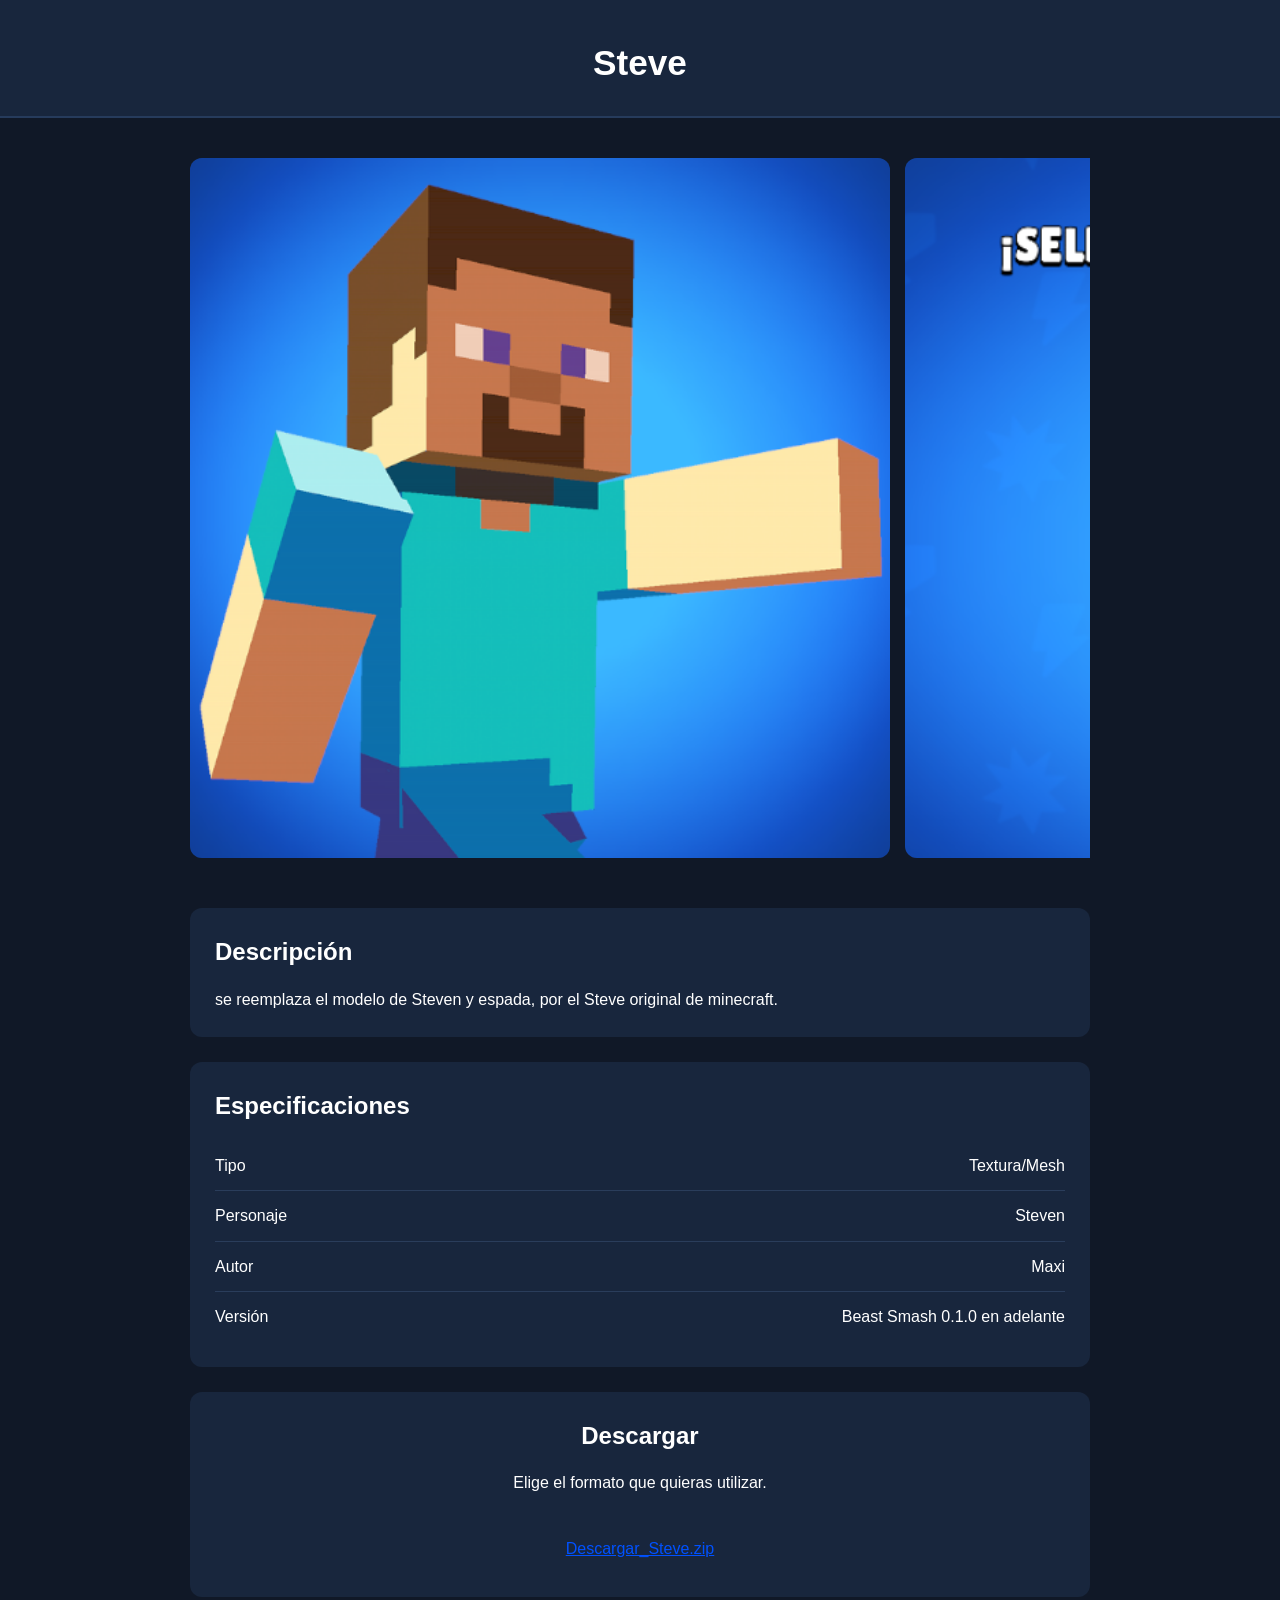
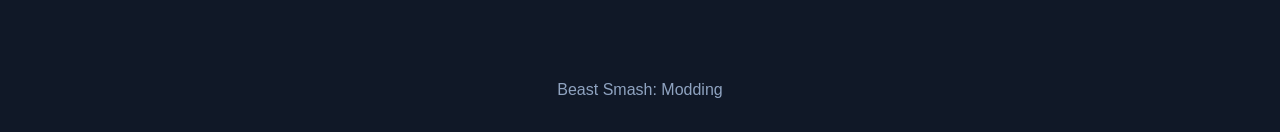
<file: Mods/Mod2.html>
<!DOCTYPE html>
<html lang="es">
<head>
    <meta charset="UTF-8">
    <meta name="viewport" content="width=device-width, initial-scale=1.0">

    <title>Steve Character | Beast Smash: Modding</title>

    <link rel="stylesheet" href="Mods.css">
</head>

<body>

    <!-- ENCABEZADO -->
    <header class="mod-header">
        <h1>Steve</h1>
    </header>


    <!-- CONTENIDO PRINCIPAL -->
    <main class="mod-container">

        <!-- GALERÍA -->
        <section class="gallery">

            <div class="gallery-images">
                <img src="Steve.png" alt="Emoji portada">
                <img src="StevePhoto1.png" alt="Gameplay del mod">
                <img src="StevePhoto2.png" alt="Gameplay del mod">
            </div>

        </section>


        <!-- DESCRIPCIÓN -->
        <section class="mod-description">

            <h2>Descripción</h2>

            <p>
                se reemplaza el modelo de Steven y espada, por el Steve original de minecraft.
            </p>

        </section>


        <!-- ESPECIFICACIONES -->
        <section class="mod-info">

            <h2>Especificaciones</h2>

            <div class="info-list">

                <div class="info-row">
                    <span>Tipo</span>
                    <span>Textura/Mesh</span>
                </div>

                <div class="info-row">
                    <span>Personaje</span>
                    <span>Steven</span>
                </div>

                <div class="info-row">
                    <span>Autor</span>
                    <span>Maxi</span>
                </div>

                <div class="info-row">
                    <span>Versión</span>
                    <span>Beast Smash 0.1.0 en adelante</span>
                </div>

            </div>

        </section>


        <!-- DESCARGAS -->
        <section class="downloads">

            <h2>Descargar</h2>

            <p>
                Elige el formato que quieras utilizar.
            </p>

            <div class="download-buttons">

                <a href="https://www.mediafire.com/file/2e1kra9sspi2mtn/Steve.zip/file" class="download-button">
                    Descargar_Steve.zip
                </a>

            </div>



        </section>

    </main>


    <!-- PIE -->
    <footer>
        <p>Beast Smash: Modding</p>
    </footer>

</body>
</html>
</file>
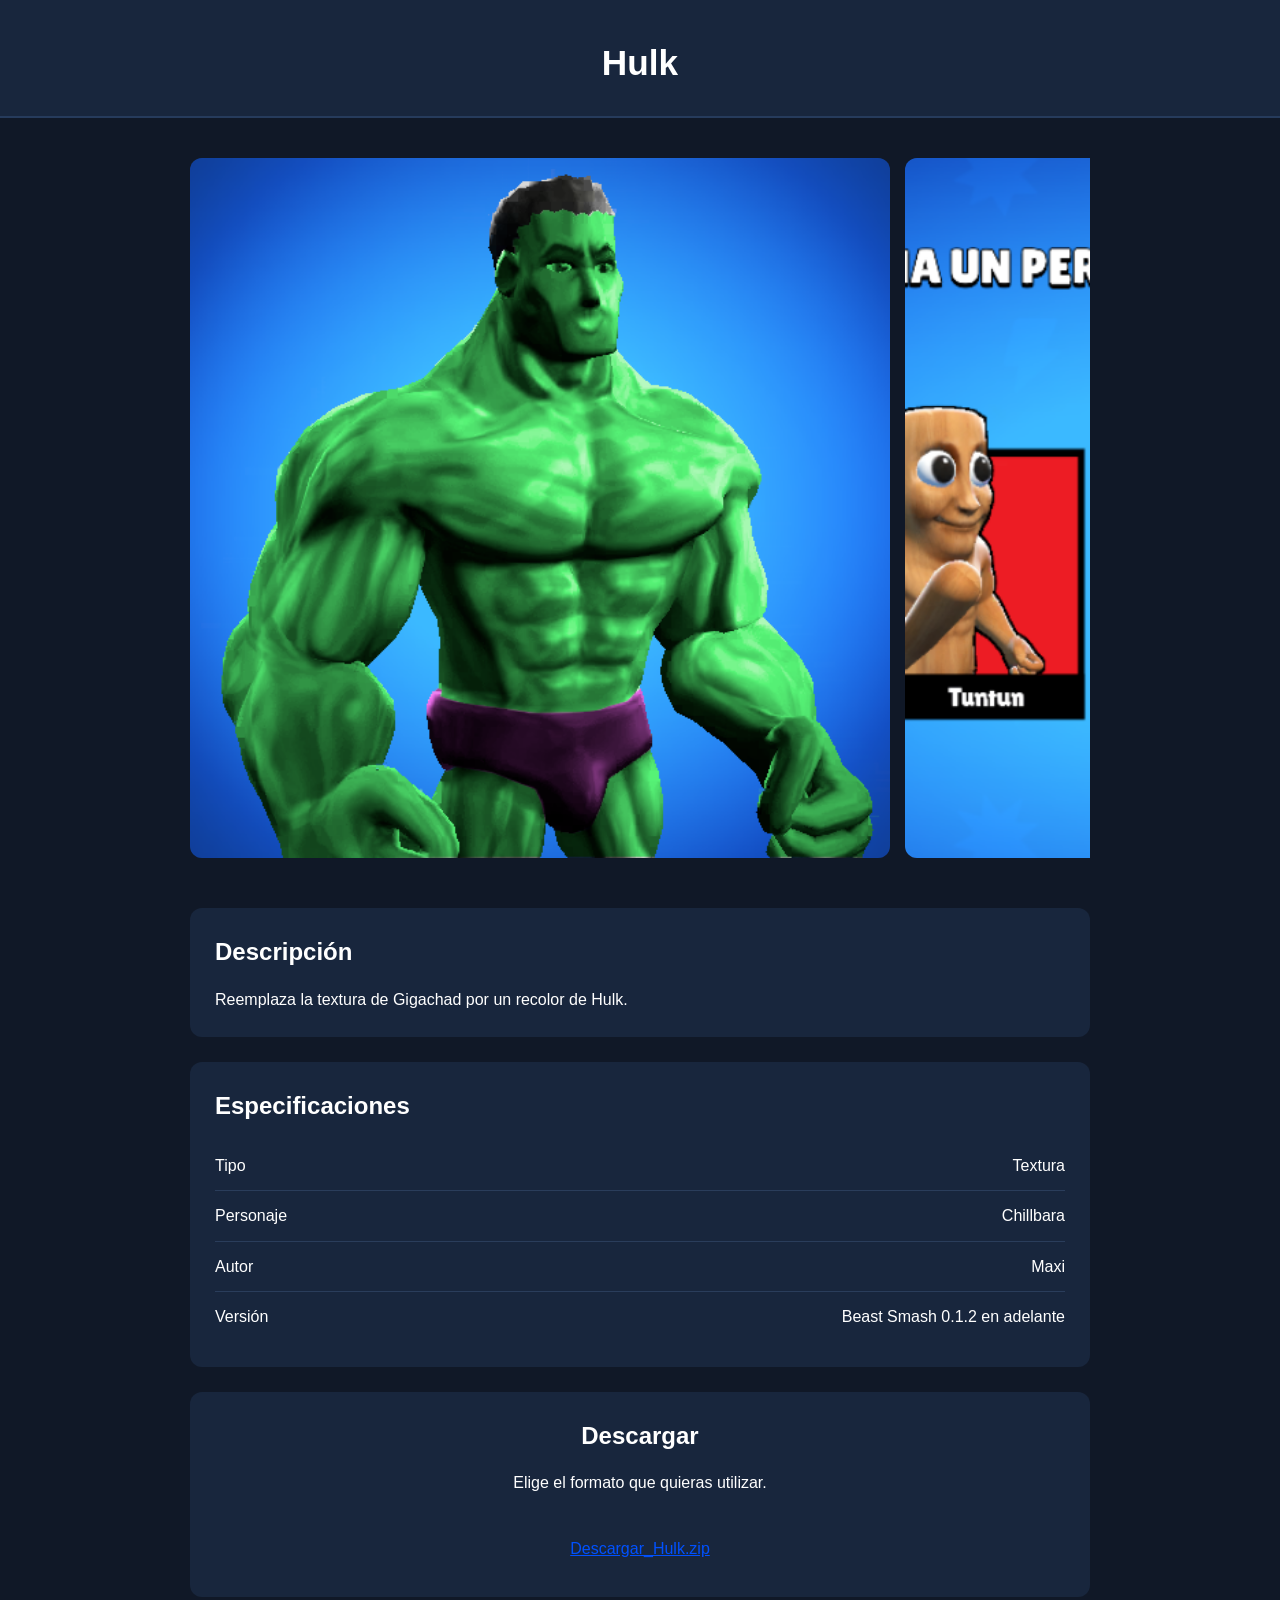
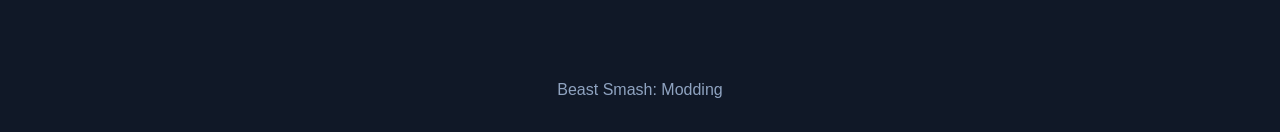
<file: Mods/Mod3.html>
<!DOCTYPE html>
<html lang="es">
<head>
    <meta charset="UTF-8">
    <meta name="viewport" content="width=device-width, initial-scale=1.0">

    <title>Hulk | Beast Smash: Modding</title>

    <link rel="stylesheet" href="Mods.css">
</head>

<body>

    <!-- ENCABEZADO -->
    <header class="mod-header">
        <h1>Hulk</h1>
    </header>


    <!-- CONTENIDO PRINCIPAL -->
    <main class="mod-container">

        <!-- GALERÍA -->
        <section class="gallery">

            <div class="gallery-images">
                <img src="Hulk.png" alt="Capy portada">
                <img src="HulkPhoto1.png" alt="Gameplay del mod">
                <img src="HulkPhoto2.png" alt="Gameplay del mod">
            </div>

        </section>


        <!-- DESCRIPCIÓN -->
        <section class="mod-description">

            <h2>Descripción</h2>

            <p>
                Reemplaza la textura de Gigachad por un recolor de Hulk.
            </p>

        </section>


        <!-- ESPECIFICACIONES -->
        <section class="mod-info">

            <h2>Especificaciones</h2>

            <div class="info-list">

                <div class="info-row">
                    <span>Tipo</span>
                    <span>Textura</span>
                </div>

                <div class="info-row">
                    <span>Personaje</span>
                    <span>Chillbara</span>
                </div>

                <div class="info-row">
                    <span>Autor</span>
                    <span>Maxi</span>
                </div>

                <div class="info-row">
                    <span>Versión</span>
                    <span>Beast Smash 0.1.2 en adelante</span>
                </div>

            </div>

        </section>


        <!-- DESCARGAS -->
        <section class="downloads">

            <h2>Descargar</h2>

            <p>
                Elige el formato que quieras utilizar.
            </p>

            <div class="download-buttons">

                <a href="https://www.mediafire.com/file/ywkjtty3gjrzz99/Hulk.zip/file" class="download-button">
                    Descargar_Hulk.zip
                </a>

            </div>


        </section>

    </main>


    <!-- PIE -->
    <footer>
        <p>Beast Smash: Modding</p>
    </footer>

</body>
</html>
</file>
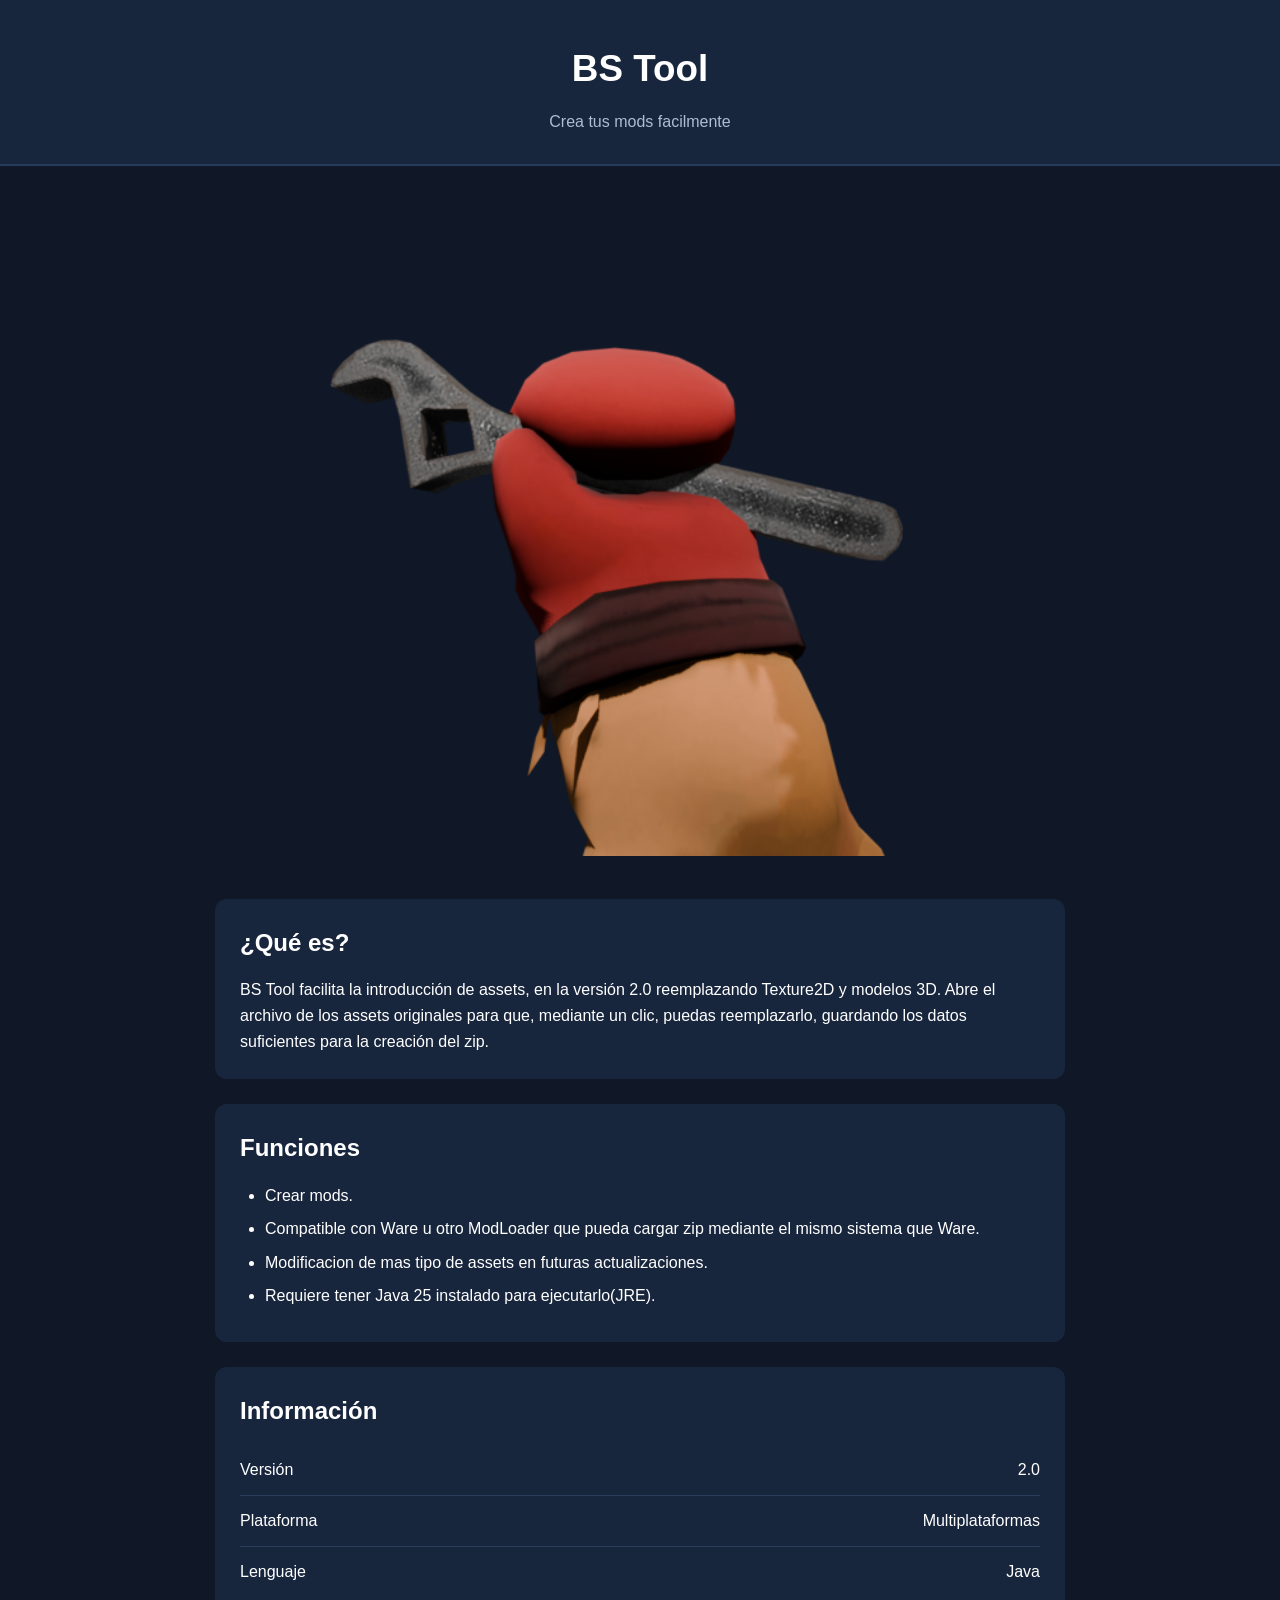
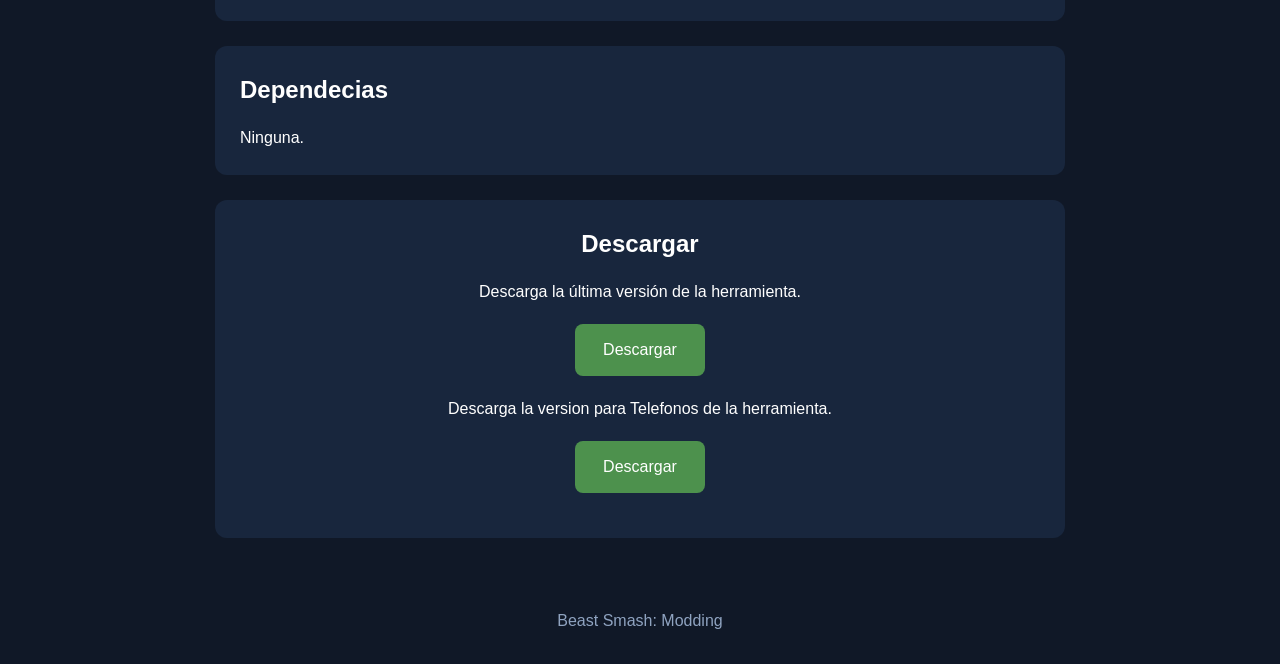
<file: Tools/BSTool.html>
<!DOCTYPE html>
<html lang="es">
<head>
    <meta charset="UTF-8">
    <meta name="viewport" content="width=device-width, initial-scale=1.0">

    <title>BS Tool | Beast Smash: Modding</title>

    <link rel="stylesheet" href="Tools.css">
</head>

<body>

    <header class="tool-header">

        <h1>BS Tool</h1>

        <p class="subtitle">
            Crea tus mods facilmente
        </p>

    </header>


    <main class="tool-container">

        <!-- IMAGEN / LOGO -->

        <section class="tool-image">

            <img src="BS Tool Logo.png"
                 alt="Vista previa de la herramienta">

        </section>


        <!-- DESCRIPCIÓN -->

        <section class="tool-section">

            <h2>¿Qué es?</h2>

            <p>
                BS Tool facilita la introducción de assets, en la versión 2.0 reemplazando Texture2D y modelos 3D. 
                Abre el archivo de los assets originales para que, mediante un clic, puedas reemplazarlo, guardando los datos 
                suficientes para la creación del zip.

            </p>

        </section>


        <!-- FUNCIONES -->

        <section class="tool-section">

            <h2>Funciones</h2>

            <ul>
                <li>Crear mods.</li>
                <li>Compatible con Ware u otro ModLoader que pueda cargar zip mediante el mismo sistema que Ware.</li>
                <li>Modificacion de mas tipo de assets en futuras actualizaciones.</li>
                <li>Requiere tener Java 25 instalado para ejecutarlo(JRE).</li>
            </ul>

        </section>


        <!-- INFORMACIÓN -->

        <section class="tool-section">

            <h2>Información</h2>

            <div class="info-list">

                <div class="info-row">
                    <span>Versión</span>
                    <span>2.0</span>
                </div>

                <div class="info-row">
                    <span>Plataforma</span>
                    <span>Multiplataformas</span>
                </div>

                <div class="info-row">
                    <span>Lenguaje</span>
                    <span>Java</span>
                </div>

            </div>

        </section>

        
        <section class="tool-section">


                <h2>Dependecias</h2>

                <div>
                    <p>
                        Ninguna.
                    </p>
                </div>


        </section>


        <!-- DESCARGA -->

        <section class="download-section">

            <h2>Descargar</h2>

            <p>
                Descarga la última versión de la herramienta.
            </p>

            <a href="https://www.mediafire.com/file/6gfsj78q6bxiczh/BS_Tool.jar/file"
               class="download-button">
                Descargar
            </a>

            <p>
                Descarga la version para Telefonos de la herramienta.
            </p>

            <a href="https://www.mediafire.com/file/x5ct2vjyblvs2kx/BS_Tool_-_Android_Edition.apk/file"
               class="download-button">
                Descargar
            </a>
            

        </section>

    </main>


    <footer>
        <p>Beast Smash: Modding</p>
    </footer>

</body>
</html>
</file>
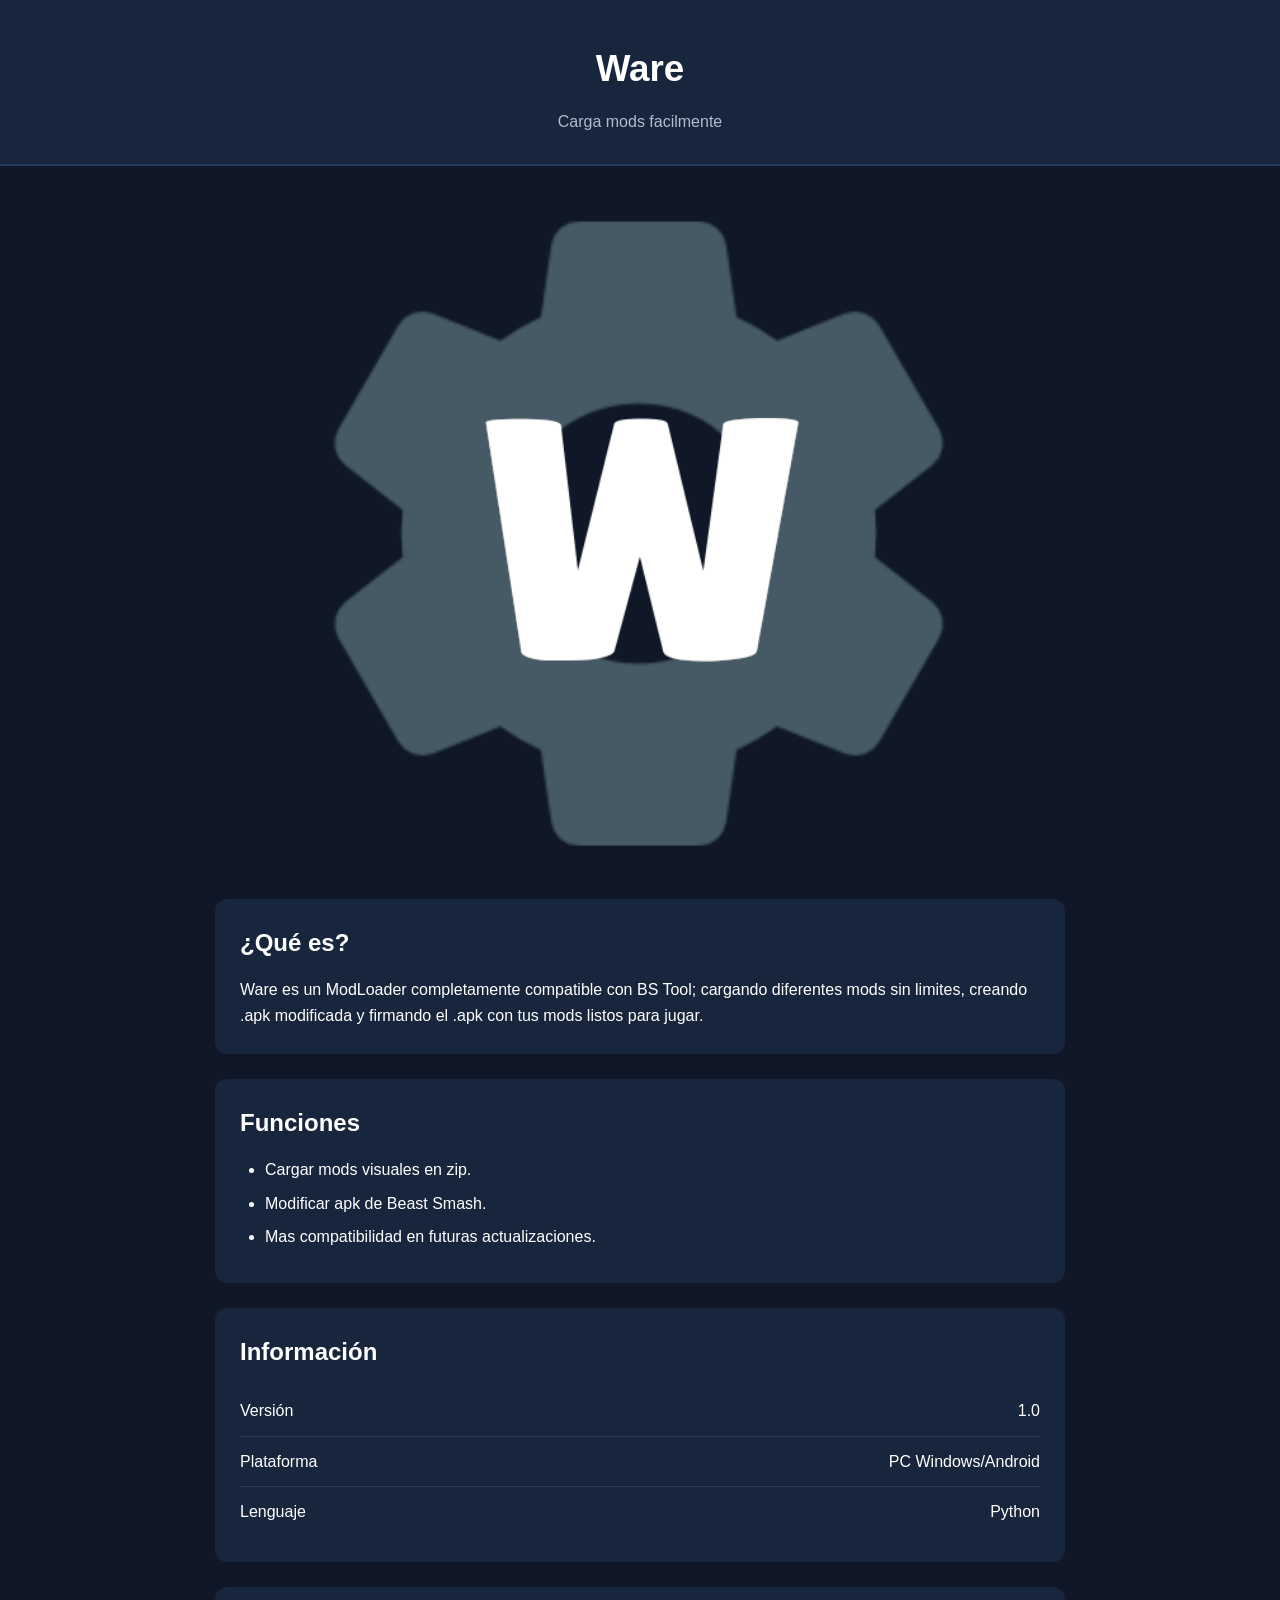
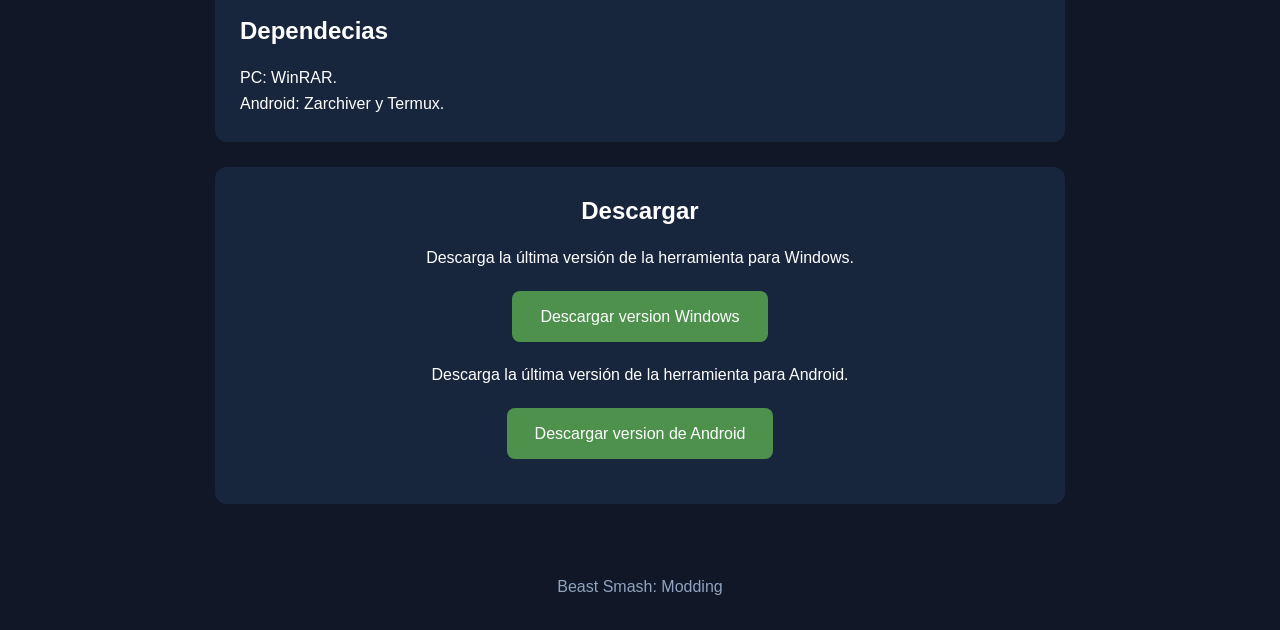
<file: Tools/Ware.html>
<!DOCTYPE html>
<html lang="es">
<head>
    <meta charset="UTF-8">
    <meta name="viewport" content="width=device-width, initial-scale=1.0">

    <title>Ware | Beast Smash: Modding</title>

    <link rel="stylesheet" href="Tools.css">
</head>

<body>

    <header class="tool-header">

        <h1>Ware</h1>

        <p class="subtitle">
            Carga mods facilmente
        </p>

    </header>


    <main class="tool-container">

        <!-- IMAGEN / LOGO -->

        <section class="tool-image">

            <img src="Ware Logo.png"
                 alt="Vista previa de la herramienta">

        </section>


        <!-- DESCRIPCIÓN -->

        <section class="tool-section">

            <h2>¿Qué es?</h2>

            <p>
                Ware es un ModLoader completamente compatible con BS Tool; cargando diferentes mods sin limites, creando .apk modificada y 
                firmando el .apk con tus mods listos para jugar.
            </p>

        </section>


        <!-- FUNCIONES -->

        <section class="tool-section">

            <h2>Funciones</h2>

            <ul>
                <li>Cargar mods visuales en zip.</li>
                <li>Modificar apk de Beast Smash.</li>
                <li>Mas compatibilidad en futuras actualizaciones.</li>
            </ul>

        </section>


        <!-- INFORMACIÓN -->

        <section class="tool-section">

            <h2>Información</h2>

            <div class="info-list">

                <div class="info-row">
                    <span>Versión</span>
                    <span>1.0</span>
                </div>

                <div class="info-row">
                    <span>Plataforma</span>
                    <span>PC Windows/Android</span>
                </div>

                <div class="info-row">
                    <span>Lenguaje</span>
                    <span>Python</span>
                </div>

            </div>

        </section>


        <section class="tool-section">


                <h2>Dependecias</h2>

                <div>
                    <p>
                        PC: WinRAR.
                    </p>
                    <p>
                        Android: Zarchiver y Termux.
                    </p>
                </div>


        </section>



        <!-- DESCARGA -->

        <section class="download-section">

            <h2>Descargar</h2>

            <p>
                Descarga la última versión de la herramienta para Windows.
            </p>

            <a href="https://www.mediafire.com/file/o7rf6un0idlezs3/ModLoader_Ware.zip/file"
               class="download-button">
                Descargar version Windows
            </a>

            <p>
                Descarga la última versión de la herramienta para Android.
            </p>

            <a href="https://www.mediafire.com/file/ztmft1p01i5nk7k/ModLoader_Ware_-_Android_edition.zip/file"
               class="download-button">
                Descargar version de Android
            </a>            

        </section>

    </main>


    <footer>
        <p>Beast Smash: Modding</p>
    </footer>

</body>
</html>
</file>
<file: style.css>
/* =========================
   RESET
========================= */

* {
    box-sizing: border-box;
    margin: 0;
    padding: 0;
}


html {
    scroll-behavior: smooth;
}


body {
    font-family: Arial, Helvetica, sans-serif;

    background: #0a1016;
    color: white;

    line-height: 1.5;
}


/* =========================
   HERO / BANNER
========================= */

.hero {
    width: 100%;
    overflow: hidden;
}


.hero-image {
    width: 100%;
}


.hero-image img {
    display: block;

    width: 100%;
    height: auto;

    object-fit: cover;
}


/* =========================
   NAVEGACIÓN
========================= */

.navigation {
    position: sticky;
    top: 0;
    z-index: 100;

    display: flex;

    justify-content: space-around;
    align-items: center;

    padding: 12px 8px;

    background: #182633;

    border-bottom: 1px solid #2c4052;
}


.navigation a {
    color: white;

    text-decoration: none;

    font-size: 13px;
    font-weight: bold;
}


.navigation a:hover {
    opacity: 0.7;
}


/* =========================
   SECCIONES
========================= */

.section {
    width: 100%;

    padding: 40px 18px;
}


.section h2 {
    margin-bottom: 8px;

    font-size: 28px;
}


.section-description {
    margin-bottom: 25px;

    color: #aebdca;

    font-size: 15px;
}


/* =========================
   TOOL CARDS
========================= */

.tool-card {
    margin-bottom: 25px;

    overflow: hidden;

    background: #182633;

    border-radius: 14px;

    border: 1px solid #2c4052;
}


.card-image {
    width: 100%;
}


.card-image img {
    display: block;

    width: 100%;
    height: auto;
}


.card-content {
    padding: 18px;
}


.card-content h3 {
    margin-bottom: 8px;

    font-size: 23px;
}


.card-content p {
    margin-bottom: 14px;

    color: #c1ced8;
}


/* =========================
   TAGS
========================= */

.tag {
    display: inline-block;

    margin-bottom: 15px;
    padding: 5px 10px;

    background: #263b4b;

    border-radius: 6px;

    color: #d7e3ec;

    font-size: 12px;
    font-weight: bold;
}


/* =========================
   BOTONES
========================= */

.button {
    display: block;

    width: 100%;

    padding: 11px 15px;

    background: #000000;

    border-radius: 8px;

    color: white;

    text-align: center;
    text-decoration: none;

    font-weight: bold;
}


.button:hover {
    opacity: 0.85;
}


/* =========================
   MODS
========================= */

.mods-grid {
    display: grid;

    grid-template-columns: 1fr;

    gap: 20px;
}


.mod-card {
    overflow: hidden;

    background: #182633;

    border: 1px solid #2c4052;

    border-radius: 14px;
}


.mod-card > img {
    display: block;

    width: 100%;
    height: auto;
}


.mod-content {
    padding: 16px;
}


.mod-content h3 {
    margin-bottom: 6px;

    font-size: 20px;
}


.mod-content p {
    margin-bottom: 15px;

    color: #b9c7d1;
}


/* =========================
   DOCUMENTACIÓN
========================= */

.documentation-card {
    padding: 22px;

    background: #182633;

    border: 1px solid #2c4052;

    border-radius: 14px;
}


.documentation-card h3 {
    margin-bottom: 10px;

    font-size: 22px;
}


.documentation-card p {
    margin-bottom: 20px;

    color: #c1ced8;
}


/* =========================
   FOOTER
========================= */

footer {
    padding: 30px 18px;

    background: #0b1218;

    color: #8fa0ad;

    text-align: center;

    font-size: 13px;
}


footer p + p {
    margin-top: 5px;
}


/* =========================
   TABLETS / PC
========================= */

@media (min-width: 700px) {

    .section {
        max-width: 1000px;

        margin: auto;

        padding: 60px 25px;
    }


    .mods-grid {
        grid-template-columns: repeat(2, 1fr);
    }


    .tool-card {
        display: grid;

        grid-template-columns: 45% 55%;
    }


    .card-image img {
        height: 100%;
        object-fit: cover;
    }

}
</file>
<file: Documentacion/Documentacion.css>
* {
    box-sizing: border-box;
    margin: 0;
    padding: 0;
}

body {
    background: #101827;
    color: white;

    font-family: Arial, sans-serif;

    line-height: 1.7;
}


/* =========================
   HEADER
========================= */

.doc-header {
    background: #18263d;

    padding: 35px 20px;

    text-align: center;

    border-bottom: 2px solid #263b5c;
}

.doc-header h1 {
    font-size: 2.4rem;

    margin: 10px 0;
}

.doc-header p {
    color: #aebdd1;
}

.back-button {
    color: white;

    text-decoration: none;
}


/* =========================
   CONTENEDOR
========================= */

.doc-container {
    width: min(900px, 92%);

    margin: 45px auto;
}


/* =========================
   PÁGINA / CAPÍTULO
========================= */

.doc-page {
    background: #18263d;

    padding: 35px;

    margin-bottom: 35px;

    border-radius: 14px;

    border: 1px solid #263b5c;
}

.page-number {
    color: #7f9abd;

    font-size: 0.9rem;

    margin-bottom: 8px;
}

.doc-page h2 {
    font-size: 1.9rem;

    margin-bottom: 20px;
}

.doc-page p {
    margin-bottom: 18px;
}


/* =========================
   IMÁGENES
========================= */

.doc-image {
    width: 100%;

    margin: 28px 0;

    text-align: center;
}

.doc-image img {
    max-width: 100%;

    height: auto;

    border-radius: 10px;

    display: inline-block;
}


/* =========================
   AVISO
========================= */

.notice {
    background: #243752;

    padding: 16px 20px;

    margin: 25px 0;

    border-radius: 10px;
}


/* =========================
   NAVEGACIÓN
========================= */

.doc-navigation {
    display: flex;

    align-items: center;

    justify-content: space-between;

    gap: 15px;

    margin-top: 45px;

    padding: 20px;

    background: #18263d;

    border-radius: 12px;
}

.nav-button {
    padding: 10px 18px;

    background: #2674d9;

    color: white;

    text-decoration: none;

    border-radius: 8px;
}


/* =========================
   FOOTER
========================= */

footer {
    text-align: center;

    padding: 35px;

    color: #8fa3c0;
}


/* =========================
   MÓVIL
========================= */

@media (max-width: 600px) {

    .doc-header h1 {
        font-size: 1.9rem;
    }

    .doc-container {
        width: 94%;

        margin-top: 25px;
    }

    .doc-page {
        padding: 22px;
    }

    .doc-page h2 {
        font-size: 1.5rem;
    }

    .doc-navigation {
        flex-direction: column;
    }

    .nav-button {
        width: 100%;

        text-align: center;
    }

}
</file>
<file: Mods/Mods.css>
* {
    box-sizing: border-box;
    margin: 0;
    padding: 0;
}

body {
    font-family: Arial, sans-serif;
    background: #101827;
    color: white;
    line-height: 1.6;
}



.mod-header {
    background: #18263d;
    padding: 25px;
    text-align: center;
    border-bottom: 2px solid #263b5c;
}

.mod-header h1 {
    font-size: 2.2rem;
    margin-top: 10px;
}

.back-button {
    color: white;
    text-decoration: none;
    display: inline-block;
    margin-bottom: 5px;
}




.mod-container {
    width: min(900px, 90%);
    margin: 40px auto;
}



.gallery {
    margin-bottom: 40px;
}

.gallery-images {
    display: flex;
    gap: 15px;

    overflow-x: auto;

    scroll-snap-type: x mandatory;

    padding-bottom: 10px;
}

.gallery-images img {
    width: 100%;
    max-width: 700px;
    height: auto;

    flex: 0 0 100%;

    object-fit: contain;

    border-radius: 12px;

    scroll-snap-align: center;

    background: #18263d;
}



.mod-description,
.mod-info,
.downloads {
    background: #18263d;

    padding: 25px;

    margin-bottom: 25px;

    border-radius: 12px;
}

section h2 {
    margin-bottom: 15px;
    font-size: 1.5rem;
}



.info-list {
    display: flex;
    flex-direction: column;
}

.info-row {
    display: flex;
    justify-content: space-between;

    padding: 12px 0;

    border-bottom: 1px solid #2a3d5b;
}

.info-row:last-child {
    border-bottom: none;
}




.downloads {
    text-align: center;
}

.download-buttons {
    display: flex;
    justify-content: center;

    gap: 40px;

    margin-top: 30px;

    flex-wrap: wrap;
}

.download-button {

    padding: 10px 10px;

    color:rgb(0, 81, 255)

}


/* =========================
   PIE
========================= */

footer {
    text-align: center;

    padding: 30px;

    color: #8fa3c0;

    margin-top: 50px;
}



@media (max-width: 600px) {

    .mod-header h1 {
        font-size: 1.7rem;
    }

    .mod-container {
        width: 94%;
        margin-top: 25px;
    }

    .mod-description,
    .mod-info,
    .downloads {
        padding: 20px;
    }

    .info-row {
        flex-direction: column;
        gap: 3px;
    }

}
</file>
<file: Tools/Tools.css>
* {
    box-sizing: border-box;
    margin: 0;
    padding: 0;
}

body {
    font-family: Arial, sans-serif;
    background: #101827;
    color: white;
    line-height: 1.6;
}


/* HEADER */

.tool-header {
    background: #18263d;
    padding: 30px 20px;
    text-align: center;
    border-bottom: 2px solid #263b5c;
}

.tool-header h1 {
    font-size: 2.3rem;
    margin: 10px 0;
}

.subtitle {
    color: #aebdd1;
}


/* BOTÓN VOLVER */

.back-button {
    color: white;
    text-decoration: none;
}


/* CONTENEDOR */

.tool-container {
    width: min(850px, 92%);
    margin: 40px auto;
}


/* IMAGEN */

.tool-image {
    text-align: center;
    margin-bottom: 35px;
}

.tool-image img {
    max-width: 100%;
    width: 650px;
    border-radius: 12px;
}


/* SECCIONES */

.tool-section,
.download-section {
    background: #18263d;
    padding: 25px;
    margin-bottom: 25px;
    border-radius: 12px;
}

.tool-section h2,
.download-section h2 {
    margin-bottom: 15px;
}


/* LISTA */

.tool-section ul {
    padding-left: 25px;
}

.tool-section li {
    margin-bottom: 8px;
}


/* INFORMACIÓN */

.info-list {
    display: flex;
    flex-direction: column;
}

.info-row {
    display: flex;
    justify-content: space-between;
    padding: 12px 0;
    border-bottom: 1px solid #2a3d5b;
}

.info-row:last-child {
    border-bottom: none;
}


/* DESCARGA */

.download-section {
    text-align: center;
}

.download-button {
    display: inline-block;
    margin-top: 20px;
    margin-bottom: 20px;
    padding: 13px 28px;

    background: #4d914d;
    color: white;

    text-decoration: none;
    border-radius: 8px;

    transition: 0.2s;
}

.download-button:hover {
    opacity: 0.9;
}


/* FOOTER */

footer {
    text-align: center;
    padding: 30px;
    color: #8fa3c0;
}


/* MÓVIL */

@media (max-width: 600px) {

    .tool-header h1 {
        font-size: 1.8rem;
    }

    .tool-container {
        margin-top: 25px;
    }

    .tool-section,
    .download-section {
        padding: 20px;
    }

    .info-row {
        flex-direction: column;
    }

}
</file>
